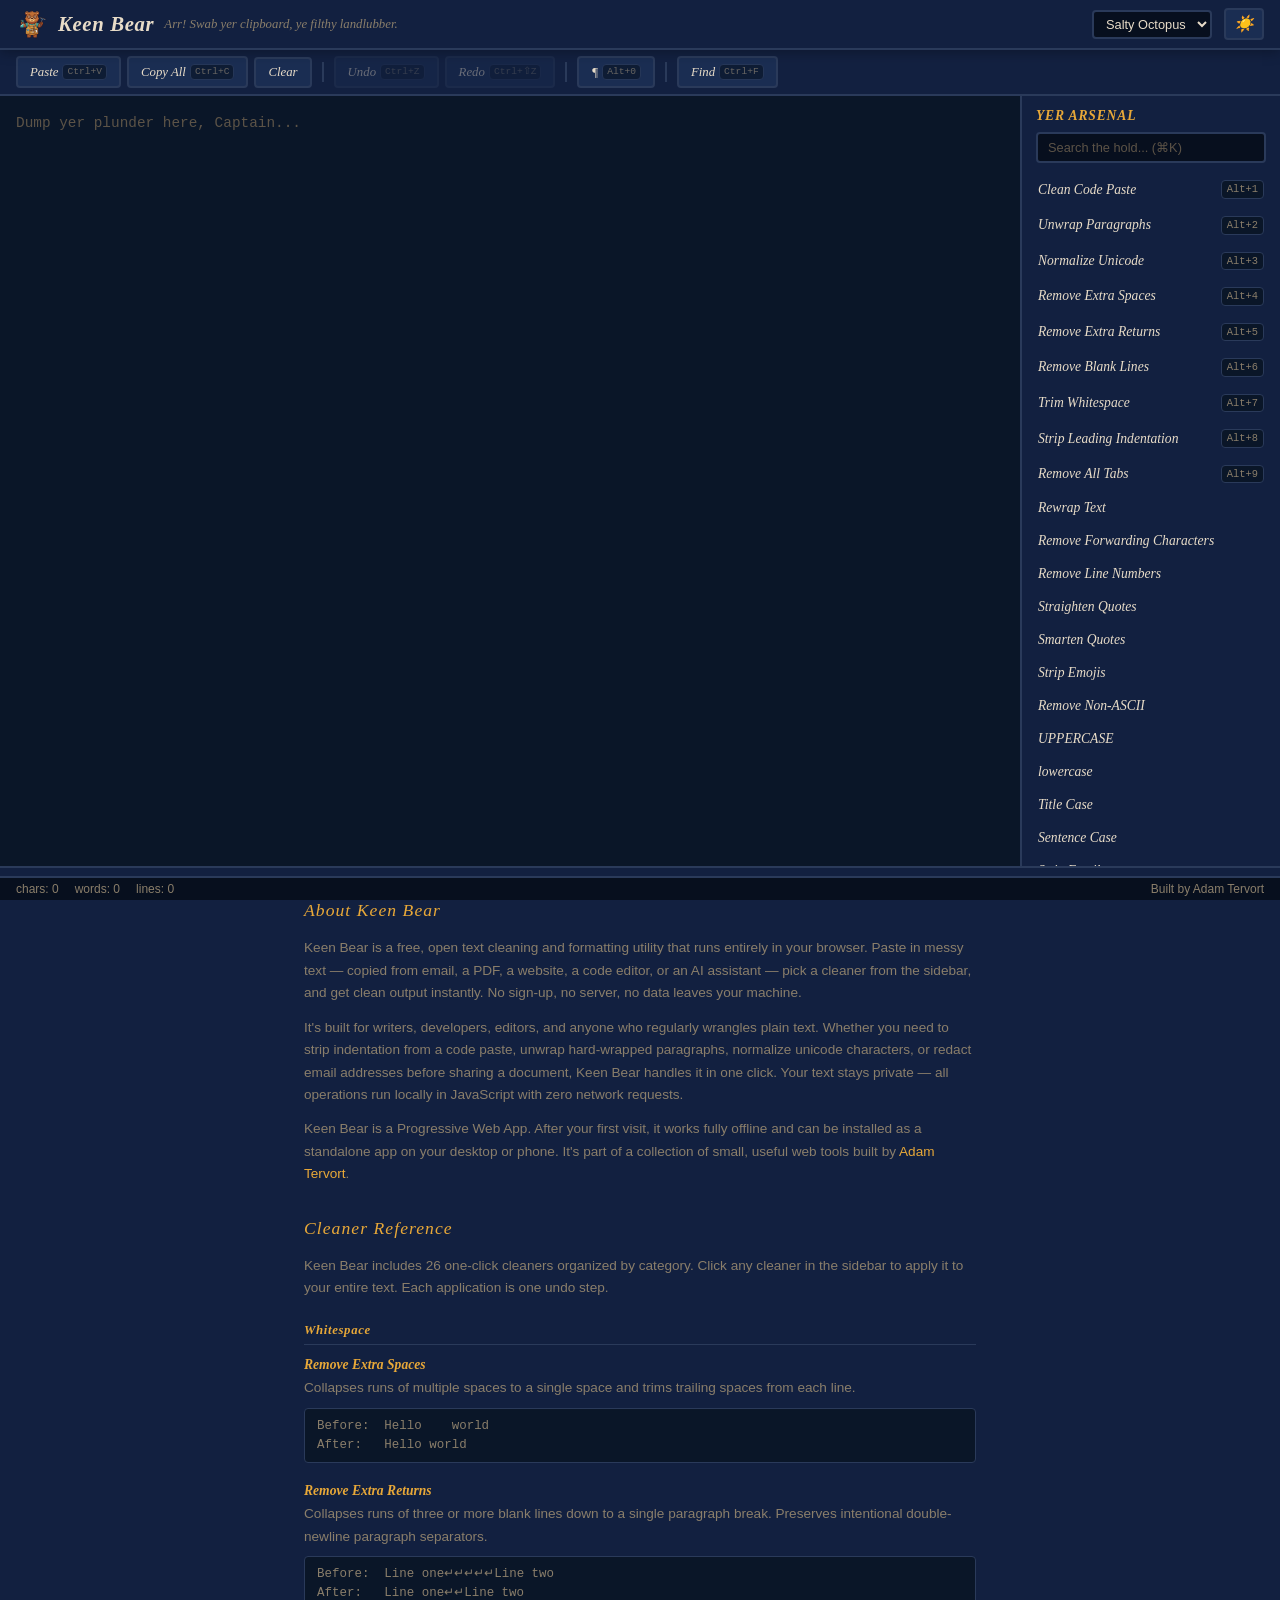
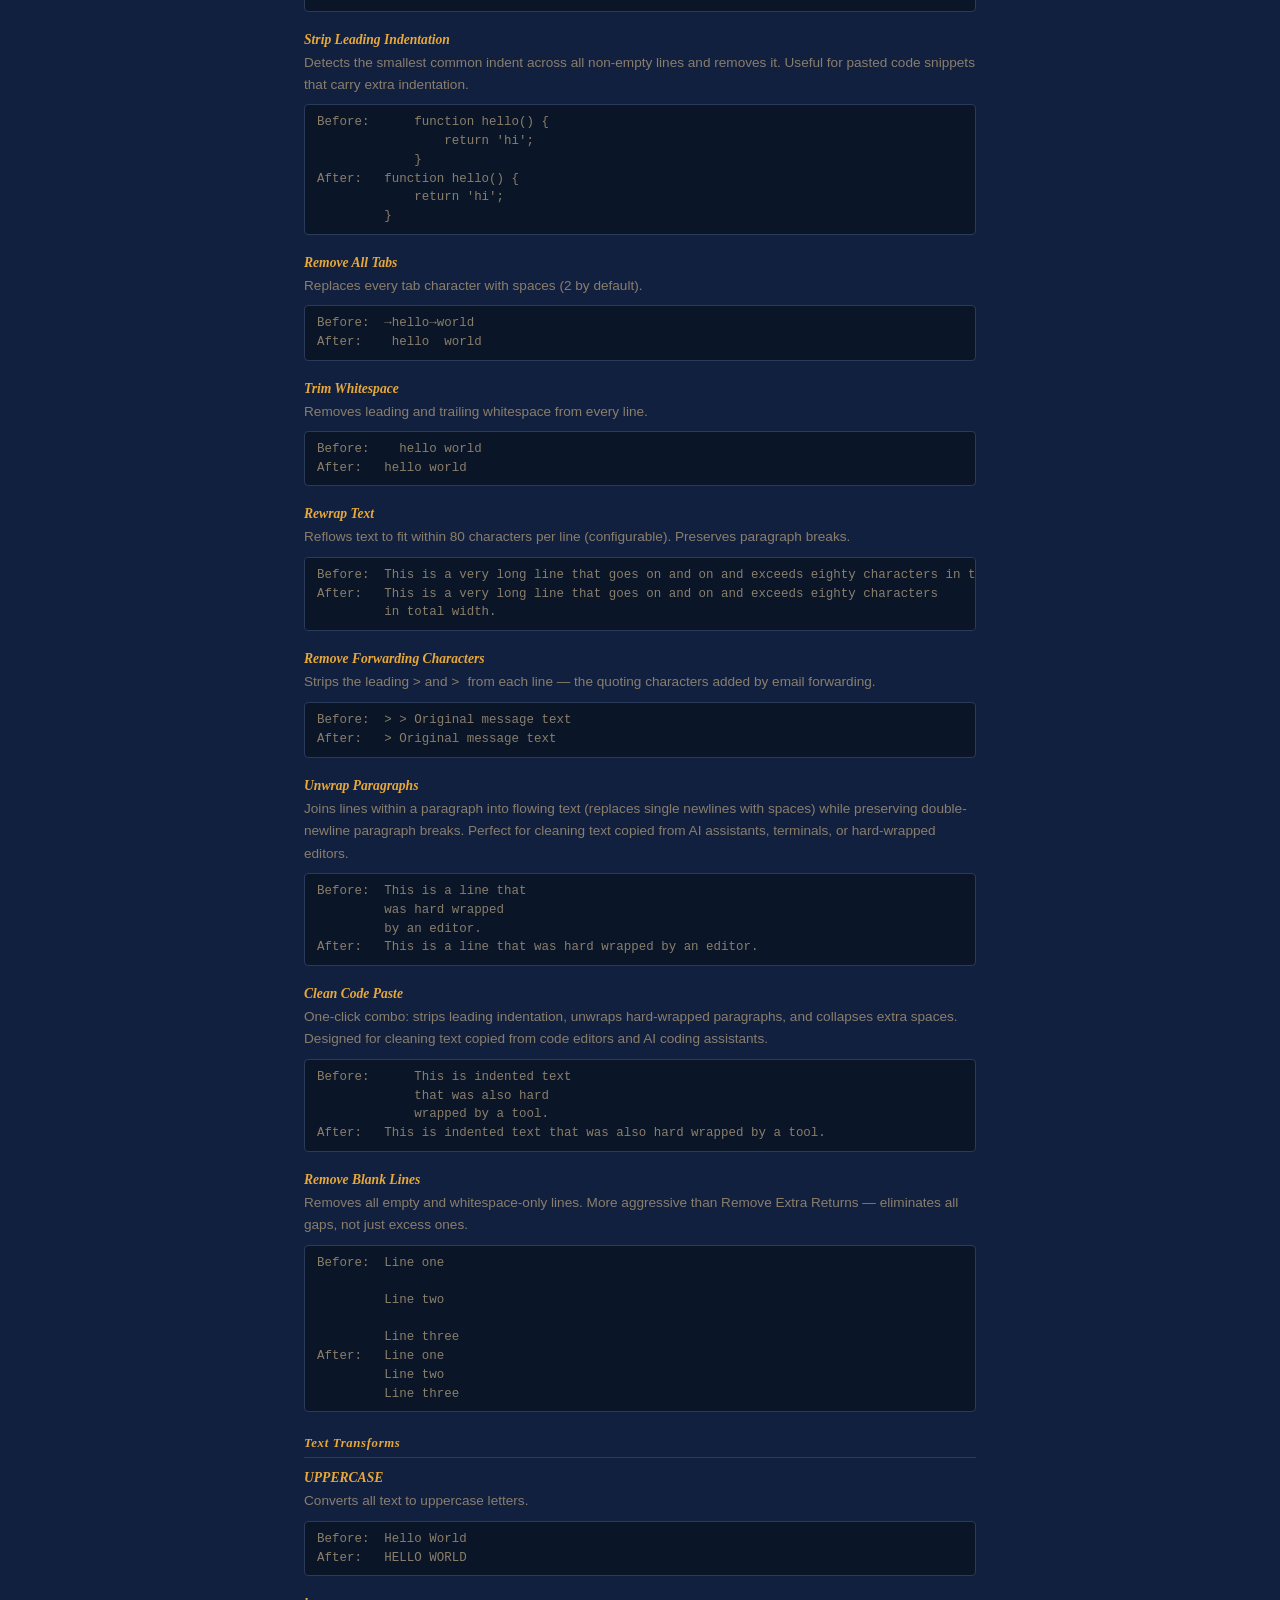
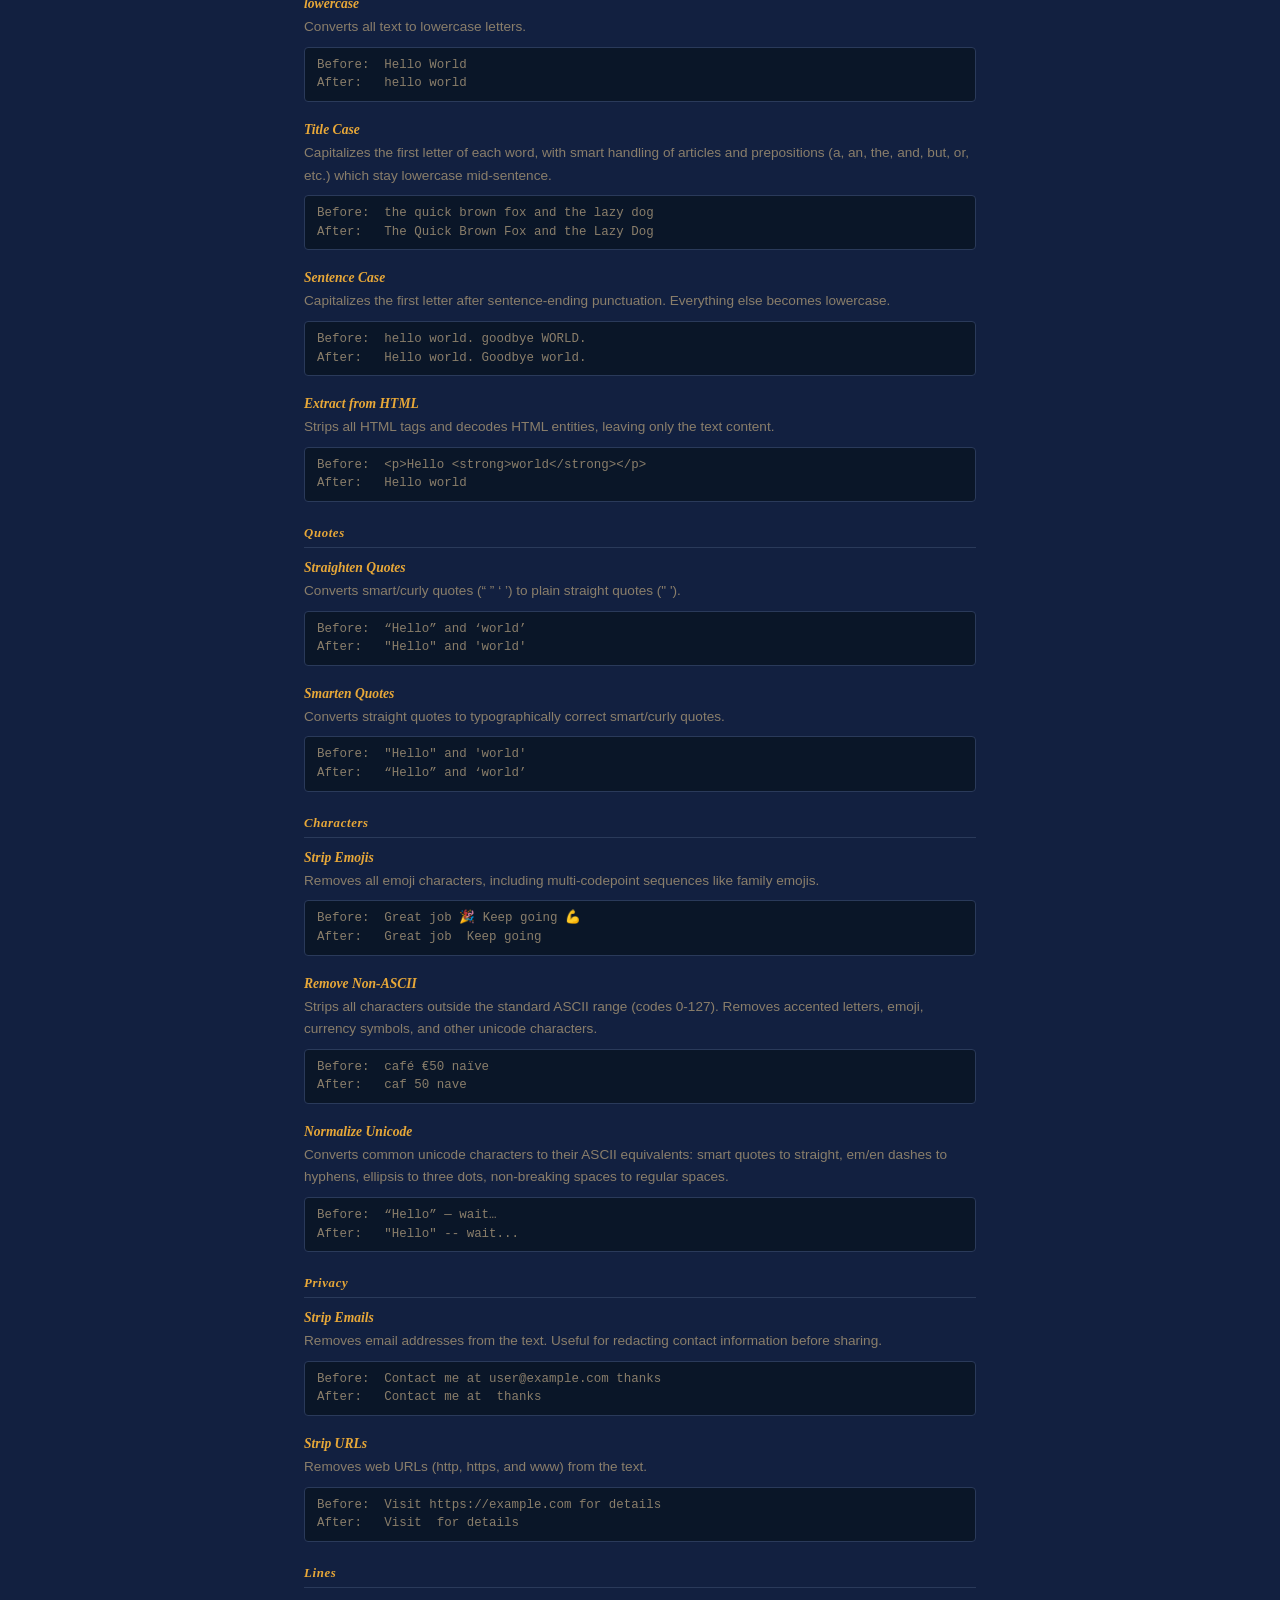
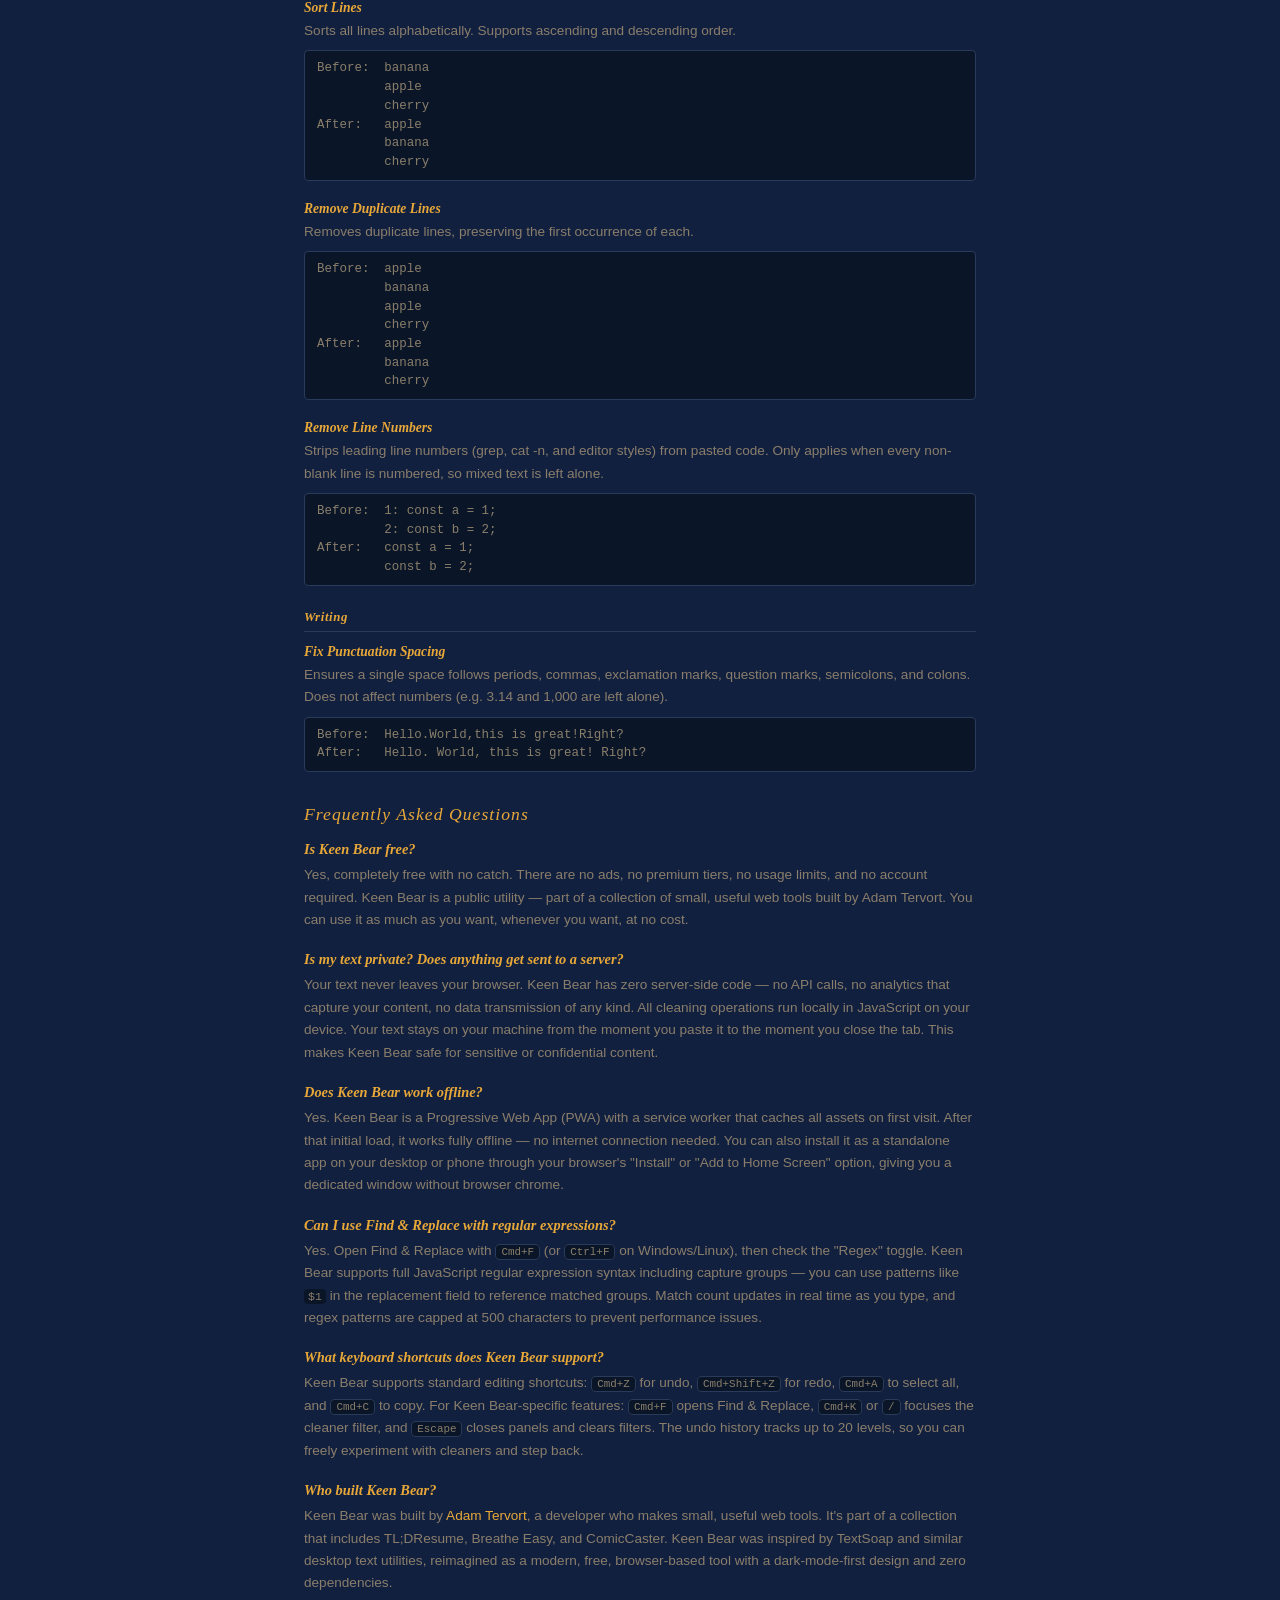
<file: index.html>
<!DOCTYPE html>
<html lang="en">
<head>
  <meta charset="UTF-8">
  <meta name="viewport" content="width=device-width, initial-scale=1.0">
  <title>Keen Bear — Clean text. No fuss.</title>
  <meta name="description" content="A free, dark-mode text cleaning utility. Paste dirty text in, pick a cleaner, get clean text out. No sign-up, no server, works offline.">
  <meta name="author" content="Adam Tervort">
  <link rel="canonical" href="https://keenbear.com/">
  <!-- Open Graph -->
  <meta property="og:title" content="Keen Bear — Clean text. No fuss.">
  <meta property="og:description" content="A free, dark-mode text cleaning utility. Paste dirty text in, pick a cleaner, get clean text out. No sign-up, no server, works offline.">
  <meta property="og:image" content="https://keenbear.com/og-image.png">
  <meta property="og:url" content="https://keenbear.com/">
  <meta property="og:type" content="website">
  <meta property="og:site_name" content="Keen Bear">
  <!-- Twitter Card -->
  <meta name="twitter:card" content="summary_large_image">
  <meta name="twitter:title" content="Keen Bear — Clean text. No fuss.">
  <meta name="twitter:description" content="A free, dark-mode text cleaning utility. Paste dirty text in, pick a cleaner, get clean text out. No sign-up, no server, works offline.">
  <meta name="twitter:image" content="https://keenbear.com/og-image.png">
  <!-- JSON-LD Structured Data -->
  <script type="application/ld+json">
  {
    "@context": "https://schema.org",
    "@type": "WebApplication",
    "name": "Keen Bear",
    "url": "https://keenbear.com/",
    "description": "A free, dark-mode text cleaning utility. Paste dirty text in, pick a cleaner, get clean text out. No sign-up, no server, works offline.",
    "applicationCategory": "UtilityApplication",
    "operatingSystem": "All",
    "offers": {
      "@type": "Offer",
      "price": "0",
      "priceCurrency": "USD"
    },
    "author": {
      "@type": "Person",
      "name": "Adam Tervort",
      "url": "https://adamtervort.com"
    },
    "image": "https://keenbear.com/keenbear.png",
    "datePublished": "2026-03-07",
    "dateModified": "2026-03-17"
  }
  </script>
  <script type="application/ld+json">
  {
    "@context": "https://schema.org",
    "@type": "FAQPage",
    "mainEntity": [
      {
        "@type": "Question",
        "name": "What is Keen Bear?",
        "acceptedAnswer": {
          "@type": "Answer",
          "text": "Keen Bear is a free text cleaning utility that runs entirely in your browser. Paste in messy text — whether it's copied from email, a PDF, a website, or a code editor — pick a cleaner from the sidebar, and get clean output instantly. It's designed for writers, developers, editors, and anyone who works with plain text and needs to tidy it up quickly without installing software or creating an account."
        }
      },
      {
        "@type": "Question",
        "name": "Is Keen Bear free?",
        "acceptedAnswer": {
          "@type": "Answer",
          "text": "Yes, completely free with no catch. There are no ads, no premium tiers, no usage limits, and no account required. Keen Bear is a public utility — part of a collection of small, useful web tools built by Adam Tervort. You can use it as much as you want, whenever you want, at no cost."
        }
      },
      {
        "@type": "Question",
        "name": "Is my text private? Does anything get sent to a server?",
        "acceptedAnswer": {
          "@type": "Answer",
          "text": "Your text never leaves your browser. Keen Bear has zero server-side code — no API calls, no analytics that capture your content, no data transmission of any kind. All cleaning operations run locally in JavaScript on your device. Your text stays on your machine from the moment you paste it to the moment you close the tab. This makes Keen Bear safe for sensitive or confidential content."
        }
      },
      {
        "@type": "Question",
        "name": "What text cleaners are available?",
        "acceptedAnswer": {
          "@type": "Answer",
          "text": "Keen Bear includes 26 one-click cleaners organized by category. Whitespace cleaners handle extra spaces, extra returns, leading indentation, tabs, line trimming, unwrapping paragraphs, cleaning code pastes, and removing blank lines. Character cleaners strip emojis, remove non-ASCII characters, and normalize unicode. Text transforms cover uppercase, lowercase, title case, sentence case, and HTML extraction. Privacy cleaners strip emails and URLs. Quote cleaners straighten or smarten curly quotes. Line operations sort, deduplicate, and remove line numbers. Writing tools fix punctuation spacing. Plus Find & Replace with regex support."
        }
      },
      {
        "@type": "Question",
        "name": "Does Keen Bear work offline?",
        "acceptedAnswer": {
          "@type": "Answer",
          "text": "Yes. Keen Bear is a Progressive Web App (PWA) with a service worker that caches all assets on first visit. After that initial load, it works fully offline — no internet connection needed. You can also install it as a standalone app on your desktop or phone through your browser's Install or Add to Home Screen option, giving you a dedicated window without browser chrome."
        }
      },
      {
        "@type": "Question",
        "name": "Can I use Find & Replace with regular expressions?",
        "acceptedAnswer": {
          "@type": "Answer",
          "text": "Yes. Open Find & Replace with Cmd+F (or Ctrl+F on Windows/Linux), then check the Regex toggle. Keen Bear supports full JavaScript regular expression syntax including capture groups — you can use patterns like $1 in the replacement field to reference matched groups. Match count updates in real time as you type, and regex patterns are capped at 500 characters to prevent performance issues."
        }
      },
      {
        "@type": "Question",
        "name": "What keyboard shortcuts does Keen Bear support?",
        "acceptedAnswer": {
          "@type": "Answer",
          "text": "Keen Bear supports standard editing shortcuts: Cmd+Z for undo, Cmd+Shift+Z for redo, Cmd+A to select all, and Cmd+C to copy. For Keen Bear-specific features: Cmd+F opens Find & Replace, Cmd+K or / focuses the cleaner filter, and Escape closes panels and clears filters. The undo history tracks up to 20 levels, so you can freely experiment with cleaners and step back."
        }
      },
      {
        "@type": "Question",
        "name": "Who built Keen Bear?",
        "acceptedAnswer": {
          "@type": "Answer",
          "text": "Keen Bear was built by Adam Tervort, a developer who makes small, useful web tools. It's part of a collection that includes TL;DResume, Breathe Easy, and ComicCaster. Keen Bear was inspired by TextSoap and similar desktop text utilities, reimagined as a modern, free, browser-based tool with a dark-mode-first design and zero dependencies."
        }
      }
    ]
  }
  </script>
  <link rel="icon" href="favicon.ico" sizes="any">
  <link rel="icon" href="favicon-16x16.png" type="image/png" sizes="16x16">
  <link rel="icon" href="favicon-32x32.png" type="image/png" sizes="32x32">
  <link rel="apple-touch-icon" href="apple-touch-icon.png" sizes="180x180">
  <link rel="manifest" href="manifest.json">
  <meta name="theme-color" content="#1a1a2e">
  <link rel="stylesheet" href="style.css">
</head>
<body>
  <header class="header">
    <div class="header-brand">
      <img src="keenbear.png" alt="Keen Bear mascot" class="header-mascot" width="40" height="40">
      <h1 class="header-title">Keen Bear</h1>
      <span class="header-tagline" id="tagline">Clean text. No fuss.</span>
    </div>
    <div class="header-controls">
      <select id="flavor-select" class="flavor-select" aria-label="Theme Flavor">
        <option value="hazmat">Hazmat</option>
        <option value="artisanal">Artisanal</option>
        <option value="butler">Butler</option>
        <option value="y2k">Y2K</option>
        <option value="pirate">Salty Octopus</option>
      </select>
      <button id="theme-toggle" class="btn btn-icon" title="Toggle light/dark mode" aria-label="Toggle theme">
        <span class="theme-icon-dark">☀️</span>
        <span class="theme-icon-light">🌙</span>
      </button>
    </div>
  </header>

  <div class="toolbar">
    <button id="btn-paste" class="btn" title="Paste from clipboard">Paste <kbd class="btn-shortcut" data-mac="⌘V" data-other="Ctrl+V"></kbd></button>
    <button id="btn-copy" class="btn" title="Copy all text">Copy All <kbd class="btn-shortcut" data-mac="⌘C" data-other="Ctrl+C"></kbd></button>
    <button id="btn-clear" class="btn" title="Clear text">Clear</button>
    <div class="toolbar-separator"></div>
    <button id="btn-undo" class="btn" title="Undo" disabled>Undo <kbd class="btn-shortcut" data-mac="⌘Z" data-other="Ctrl+Z"></kbd></button>
    <button id="btn-redo" class="btn" title="Redo" disabled>Redo <kbd class="btn-shortcut" data-mac="⌘⇧Z" data-other="Ctrl+⇧Z"></kbd></button>
    <div class="toolbar-separator"></div>
    <button id="btn-invisibles" class="btn" title="Show invisible characters">¶ <kbd class="btn-shortcut" data-mac="⌥0" data-other="Alt+0"></kbd></button>
    <div class="toolbar-separator"></div>
    <button id="btn-find" class="btn" title="Find & Replace">Find <kbd class="btn-shortcut" data-mac="⌘F" data-other="Ctrl+F"></kbd></button>
  </div>

  <div id="update-banner" class="update-banner" role="status" aria-live="polite" hidden>
    <span class="update-banner-text">New version available.</span>
    <button id="btn-refresh-app" class="btn btn-sm">Refresh</button>
  </div>

  <div id="find-replace-panel" class="find-replace-panel" hidden>
    <div class="find-replace-row">
      <label class="find-replace-label">Find:</label>
      <input type="text" id="find-input" class="find-replace-input" placeholder="Search…" aria-label="Find">
      <label class="find-replace-toggle"><input type="checkbox" id="find-regex"> Regex</label>
      <label class="find-replace-toggle"><input type="checkbox" id="find-case" checked> Match Case</label>
    </div>
    <div class="find-replace-row">
      <label class="find-replace-label">Replace:</label>
      <input type="text" id="replace-input" class="find-replace-input" placeholder="Replace with…" aria-label="Replace">
      <span id="find-match-count" class="find-match-count">0 matches</span>
      <button id="btn-replace-all" class="btn btn-sm">Replace All</button>
      <button id="btn-find-close" class="btn btn-sm btn-icon" aria-label="Close find panel">✕</button>
    </div>
    <div id="find-error" class="find-error" hidden></div>
  </div>

  <main class="main">
    <div class="editor-panel">
      <div class="editor-wrapper">
        <textarea id="text-area" class="text-area" placeholder="Paste or type your text here..." spellcheck="false" autofocus></textarea>
        <div id="invisibles-overlay" class="invisibles-overlay" aria-hidden="true"></div>
      </div>
    </div>

    <aside class="sidebar" id="sidebar">
      <div class="sidebar-header">
        <h2 class="sidebar-title">Cleaners</h2>
      </div>
      <div class="filter-bar">
        <input type="text" id="filter-input" class="filter-input" placeholder="Filter cleaners… (⌘K)" aria-label="Filter cleaners">
      </div>
      <ul id="cleaner-list" class="cleaner-list"></ul>
    </aside>
  </main>

  <!-- Mobile: floating button to open cleaner drawer -->
  <button id="btn-mobile-cleaners" class="mobile-cleaners-btn" aria-label="Open cleaners">
    🧹
  </button>

  <!-- Mobile: bottom sheet backdrop -->
  <div id="mobile-backdrop" class="mobile-backdrop"></div>

  <section class="about-section">
    <div class="about-content">

      <h2 class="about-heading">About Keen Bear</h2>
      <p>Keen Bear is a free, open text cleaning and formatting utility that runs entirely in your browser. Paste in messy text — copied from email, a PDF, a website, a code editor, or an AI assistant — pick a cleaner from the sidebar, and get clean output instantly. No sign-up, no server, no data leaves your machine.</p>
      <p>It's built for writers, developers, editors, and anyone who regularly wrangles plain text. Whether you need to strip indentation from a code paste, unwrap hard-wrapped paragraphs, normalize unicode characters, or redact email addresses before sharing a document, Keen Bear handles it in one click. Your text stays private — all operations run locally in JavaScript with zero network requests.</p>
      <p>Keen Bear is a Progressive Web App. After your first visit, it works fully offline and can be installed as a standalone app on your desktop or phone. It's part of a collection of small, useful web tools built by <a href="https://adamtervort.com" target="_blank" rel="noopener">Adam Tervort</a>.</p>

      <h2 class="about-heading">Cleaner Reference</h2>
      <p>Keen Bear includes 26 one-click cleaners organized by category. Click any cleaner in the sidebar to apply it to your entire text. Each application is one undo step.</p>

      <h3 class="ref-category">Whitespace</h3>

      <div class="ref-item">
        <h4>Remove Extra Spaces</h4>
        <p>Collapses runs of multiple spaces to a single space and trims trailing spaces from each line.</p>
        <pre class="ref-example"><code>Before:  Hello    world   
After:   Hello world</code></pre>
      </div>

      <div class="ref-item">
        <h4>Remove Extra Returns</h4>
        <p>Collapses runs of three or more blank lines down to a single paragraph break. Preserves intentional double-newline paragraph separators.</p>
        <pre class="ref-example"><code>Before:  Line one↵↵↵↵↵Line two
After:   Line one↵↵Line two</code></pre>
      </div>

      <div class="ref-item">
        <h4>Strip Leading Indentation</h4>
        <p>Detects the smallest common indent across all non-empty lines and removes it. Useful for pasted code snippets that carry extra indentation.</p>
        <pre class="ref-example"><code>Before:      function hello() {
                 return 'hi';
             }
After:   function hello() {
             return 'hi';
         }</code></pre>
      </div>

      <div class="ref-item">
        <h4>Remove All Tabs</h4>
        <p>Replaces every tab character with spaces (2 by default).</p>
        <pre class="ref-example"><code>Before:  →hello→world
After:    hello  world</code></pre>
      </div>

      <div class="ref-item">
        <h4>Trim Whitespace</h4>
        <p>Removes leading and trailing whitespace from every line.</p>
        <pre class="ref-example"><code>Before:    hello world   
After:   hello world</code></pre>
      </div>

      <div class="ref-item">
        <h4>Rewrap Text</h4>
        <p>Reflows text to fit within 80 characters per line (configurable). Preserves paragraph breaks.</p>
        <pre class="ref-example"><code>Before:  This is a very long line that goes on and on and exceeds eighty characters in total width.
After:   This is a very long line that goes on and on and exceeds eighty characters
         in total width.</code></pre>
      </div>

      <div class="ref-item">
        <h4>Remove Forwarding Characters</h4>
        <p>Strips the leading <code>&gt;</code> and <code>&gt; </code> from each line — the quoting characters added by email forwarding.</p>
        <pre class="ref-example"><code>Before:  > > Original message text
After:   > Original message text</code></pre>
      </div>

      <div class="ref-item">
        <h4>Unwrap Paragraphs</h4>
        <p>Joins lines within a paragraph into flowing text (replaces single newlines with spaces) while preserving double-newline paragraph breaks. Perfect for cleaning text copied from AI assistants, terminals, or hard-wrapped editors.</p>
        <pre class="ref-example"><code>Before:  This is a line that
         was hard wrapped
         by an editor.
After:   This is a line that was hard wrapped by an editor.</code></pre>
      </div>

      <div class="ref-item">
        <h4>Clean Code Paste</h4>
        <p>One-click combo: strips leading indentation, unwraps hard-wrapped paragraphs, and collapses extra spaces. Designed for cleaning text copied from code editors and AI coding assistants.</p>
        <pre class="ref-example"><code>Before:      This is indented text
             that was also hard
             wrapped by a tool.
After:   This is indented text that was also hard wrapped by a tool.</code></pre>
      </div>

      <div class="ref-item">
        <h4>Remove Blank Lines</h4>
        <p>Removes all empty and whitespace-only lines. More aggressive than Remove Extra Returns — eliminates all gaps, not just excess ones.</p>
        <pre class="ref-example"><code>Before:  Line one
         
         Line two
         
         Line three
After:   Line one
         Line two
         Line three</code></pre>
      </div>

      <h3 class="ref-category">Text Transforms</h3>

      <div class="ref-item">
        <h4>UPPERCASE</h4>
        <p>Converts all text to uppercase letters.</p>
        <pre class="ref-example"><code>Before:  Hello World
After:   HELLO WORLD</code></pre>
      </div>

      <div class="ref-item">
        <h4>lowercase</h4>
        <p>Converts all text to lowercase letters.</p>
        <pre class="ref-example"><code>Before:  Hello World
After:   hello world</code></pre>
      </div>

      <div class="ref-item">
        <h4>Title Case</h4>
        <p>Capitalizes the first letter of each word, with smart handling of articles and prepositions (a, an, the, and, but, or, etc.) which stay lowercase mid-sentence.</p>
        <pre class="ref-example"><code>Before:  the quick brown fox and the lazy dog
After:   The Quick Brown Fox and the Lazy Dog</code></pre>
      </div>

      <div class="ref-item">
        <h4>Sentence Case</h4>
        <p>Capitalizes the first letter after sentence-ending punctuation. Everything else becomes lowercase.</p>
        <pre class="ref-example"><code>Before:  hello world. goodbye WORLD.
After:   Hello world. Goodbye world.</code></pre>
      </div>

      <div class="ref-item">
        <h4>Extract from HTML</h4>
        <p>Strips all HTML tags and decodes HTML entities, leaving only the text content.</p>
        <pre class="ref-example"><code>Before:  &lt;p&gt;Hello &lt;strong&gt;world&lt;/strong&gt;&lt;/p&gt;
After:   Hello world</code></pre>
      </div>

      <h3 class="ref-category">Quotes</h3>

      <div class="ref-item">
        <h4>Straighten Quotes</h4>
        <p>Converts smart/curly quotes (&ldquo; &rdquo; &lsquo; &rsquo;) to plain straight quotes (" ').</p>
        <pre class="ref-example"><code>Before:  &ldquo;Hello&rdquo; and &lsquo;world&rsquo;
After:   "Hello" and 'world'</code></pre>
      </div>

      <div class="ref-item">
        <h4>Smarten Quotes</h4>
        <p>Converts straight quotes to typographically correct smart/curly quotes.</p>
        <pre class="ref-example"><code>Before:  "Hello" and 'world'
After:   &ldquo;Hello&rdquo; and &lsquo;world&rsquo;</code></pre>
      </div>

      <h3 class="ref-category">Characters</h3>

      <div class="ref-item">
        <h4>Strip Emojis</h4>
        <p>Removes all emoji characters, including multi-codepoint sequences like family emojis.</p>
        <pre class="ref-example"><code>Before:  Great job 🎉 Keep going 💪
After:   Great job  Keep going </code></pre>
      </div>

      <div class="ref-item">
        <h4>Remove Non-ASCII</h4>
        <p>Strips all characters outside the standard ASCII range (codes 0-127). Removes accented letters, emoji, currency symbols, and other unicode characters.</p>
        <pre class="ref-example"><code>Before:  café €50 naïve
After:   caf 50 nave</code></pre>
      </div>

      <div class="ref-item">
        <h4>Normalize Unicode</h4>
        <p>Converts common unicode characters to their ASCII equivalents: smart quotes to straight, em/en dashes to hyphens, ellipsis to three dots, non-breaking spaces to regular spaces.</p>
        <pre class="ref-example"><code>Before:  &ldquo;Hello&rdquo; &mdash; wait&hellip;
After:   "Hello" -- wait...</code></pre>
      </div>

      <h3 class="ref-category">Privacy</h3>

      <div class="ref-item">
        <h4>Strip Emails</h4>
        <p>Removes email addresses from the text. Useful for redacting contact information before sharing.</p>
        <pre class="ref-example"><code>Before:  Contact me at user@example.com thanks
After:   Contact me at  thanks</code></pre>
      </div>

      <div class="ref-item">
        <h4>Strip URLs</h4>
        <p>Removes web URLs (http, https, and www) from the text.</p>
        <pre class="ref-example"><code>Before:  Visit https://example.com for details
After:   Visit  for details</code></pre>
      </div>

      <h3 class="ref-category">Lines</h3>

      <div class="ref-item">
        <h4>Sort Lines</h4>
        <p>Sorts all lines alphabetically. Supports ascending and descending order.</p>
        <pre class="ref-example"><code>Before:  banana
         apple
         cherry
After:   apple
         banana
         cherry</code></pre>
      </div>

      <div class="ref-item">
        <h4>Remove Duplicate Lines</h4>
        <p>Removes duplicate lines, preserving the first occurrence of each.</p>
        <pre class="ref-example"><code>Before:  apple
         banana
         apple
         cherry
After:   apple
         banana
         cherry</code></pre>
      </div>

      <div class="ref-item">
        <h4>Remove Line Numbers</h4>
        <p>Strips leading line numbers (grep, cat -n, and editor styles) from pasted code. Only applies when every non-blank line is numbered, so mixed text is left alone.</p>
        <pre class="ref-example"><code>Before:  1: const a = 1;
         2: const b = 2;
After:   const a = 1;
         const b = 2;</code></pre>
      </div>

      <h3 class="ref-category">Writing</h3>

      <div class="ref-item">
        <h4>Fix Punctuation Spacing</h4>
        <p>Ensures a single space follows periods, commas, exclamation marks, question marks, semicolons, and colons. Does not affect numbers (e.g. 3.14 and 1,000 are left alone).</p>
        <pre class="ref-example"><code>Before:  Hello.World,this is great!Right?
After:   Hello. World, this is great! Right?</code></pre>
      </div>

      <h2 class="about-heading">Frequently Asked Questions</h2>

      <div class="faq-item">
        <h3>Is Keen Bear free?</h3>
        <p>Yes, completely free with no catch. There are no ads, no premium tiers, no usage limits, and no account required. Keen Bear is a public utility — part of a collection of small, useful web tools built by Adam Tervort. You can use it as much as you want, whenever you want, at no cost.</p>
      </div>

      <div class="faq-item">
        <h3>Is my text private? Does anything get sent to a server?</h3>
        <p>Your text never leaves your browser. Keen Bear has zero server-side code — no API calls, no analytics that capture your content, no data transmission of any kind. All cleaning operations run locally in JavaScript on your device. Your text stays on your machine from the moment you paste it to the moment you close the tab. This makes Keen Bear safe for sensitive or confidential content.</p>
      </div>

      <div class="faq-item">
        <h3>Does Keen Bear work offline?</h3>
        <p>Yes. Keen Bear is a Progressive Web App (PWA) with a service worker that caches all assets on first visit. After that initial load, it works fully offline — no internet connection needed. You can also install it as a standalone app on your desktop or phone through your browser's "Install" or "Add to Home Screen" option, giving you a dedicated window without browser chrome.</p>
      </div>

      <div class="faq-item">
        <h3>Can I use Find &amp; Replace with regular expressions?</h3>
        <p>Yes. Open Find &amp; Replace with <kbd>Cmd+F</kbd> (or <kbd>Ctrl+F</kbd> on Windows/Linux), then check the "Regex" toggle. Keen Bear supports full JavaScript regular expression syntax including capture groups — you can use patterns like <code>$1</code> in the replacement field to reference matched groups. Match count updates in real time as you type, and regex patterns are capped at 500 characters to prevent performance issues.</p>
      </div>

      <div class="faq-item">
        <h3>What keyboard shortcuts does Keen Bear support?</h3>
        <p>Keen Bear supports standard editing shortcuts: <kbd>Cmd+Z</kbd> for undo, <kbd>Cmd+Shift+Z</kbd> for redo, <kbd>Cmd+A</kbd> to select all, and <kbd>Cmd+C</kbd> to copy. For Keen Bear-specific features: <kbd>Cmd+F</kbd> opens Find &amp; Replace, <kbd>Cmd+K</kbd> or <kbd>/</kbd> focuses the cleaner filter, and <kbd>Escape</kbd> closes panels and clears filters. The undo history tracks up to 20 levels, so you can freely experiment with cleaners and step back.</p>
      </div>

      <div class="faq-item">
        <h3>Who built Keen Bear?</h3>
        <p>Keen Bear was built by <a href="https://adamtervort.com" target="_blank" rel="noopener">Adam Tervort</a>, a developer who makes small, useful web tools. It's part of a collection that includes TL;DResume, Breathe Easy, and ComicCaster. Keen Bear was inspired by TextSoap and similar desktop text utilities, reimagined as a modern, free, browser-based tool with a dark-mode-first design and zero dependencies.</p>
      </div>

    </div>
  </section>

  <footer class="status-bar">
    <div class="status-counts">
      <span id="status-chars">chars: 0</span>
      <span id="status-words">words: 0</span>
      <span id="status-lines">lines: 0</span>
      <span id="status-note" class="status-note" hidden></span>
    </div>
    <div class="status-credit">
      Built by <a href="https://adamtervort.com" target="_blank" rel="noopener">Adam Tervort</a>
    </div>
  </footer>

  <script type="module" src="js/app.js"></script>
</body>
</html>
</file>
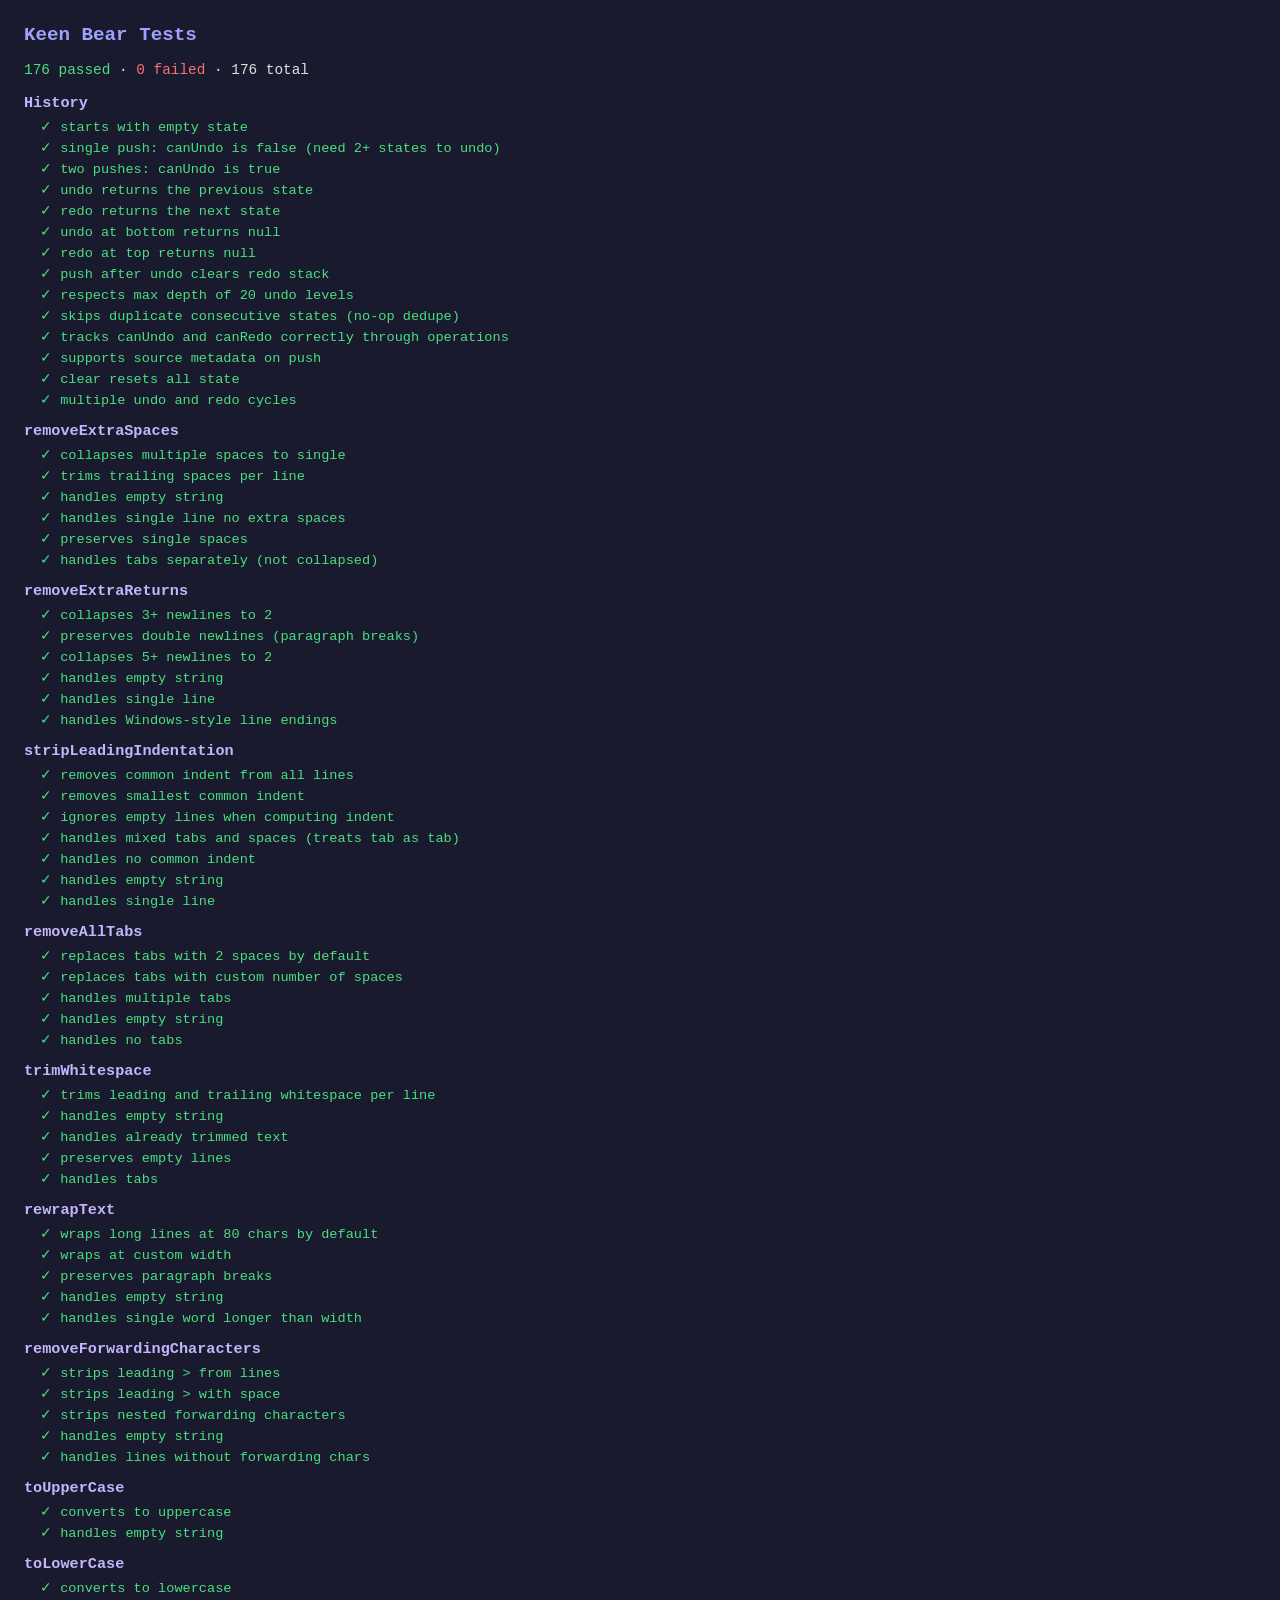
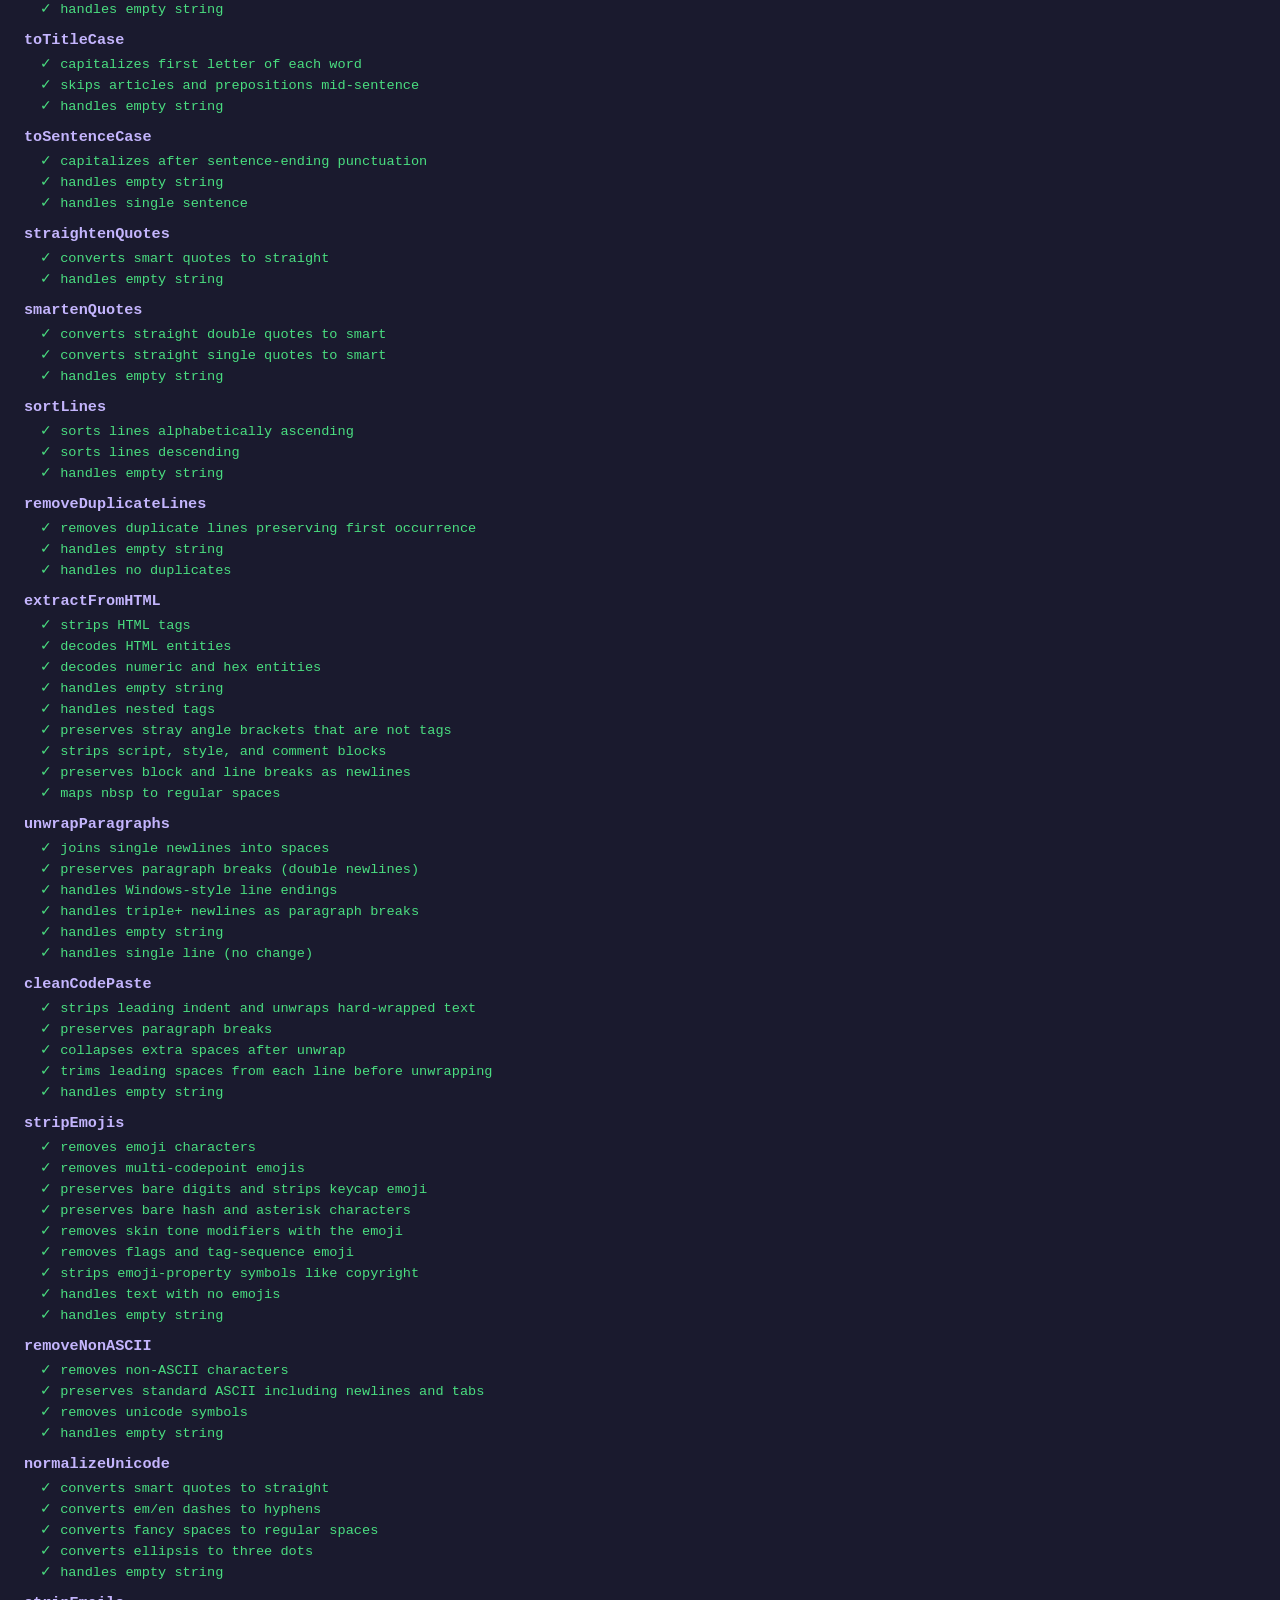
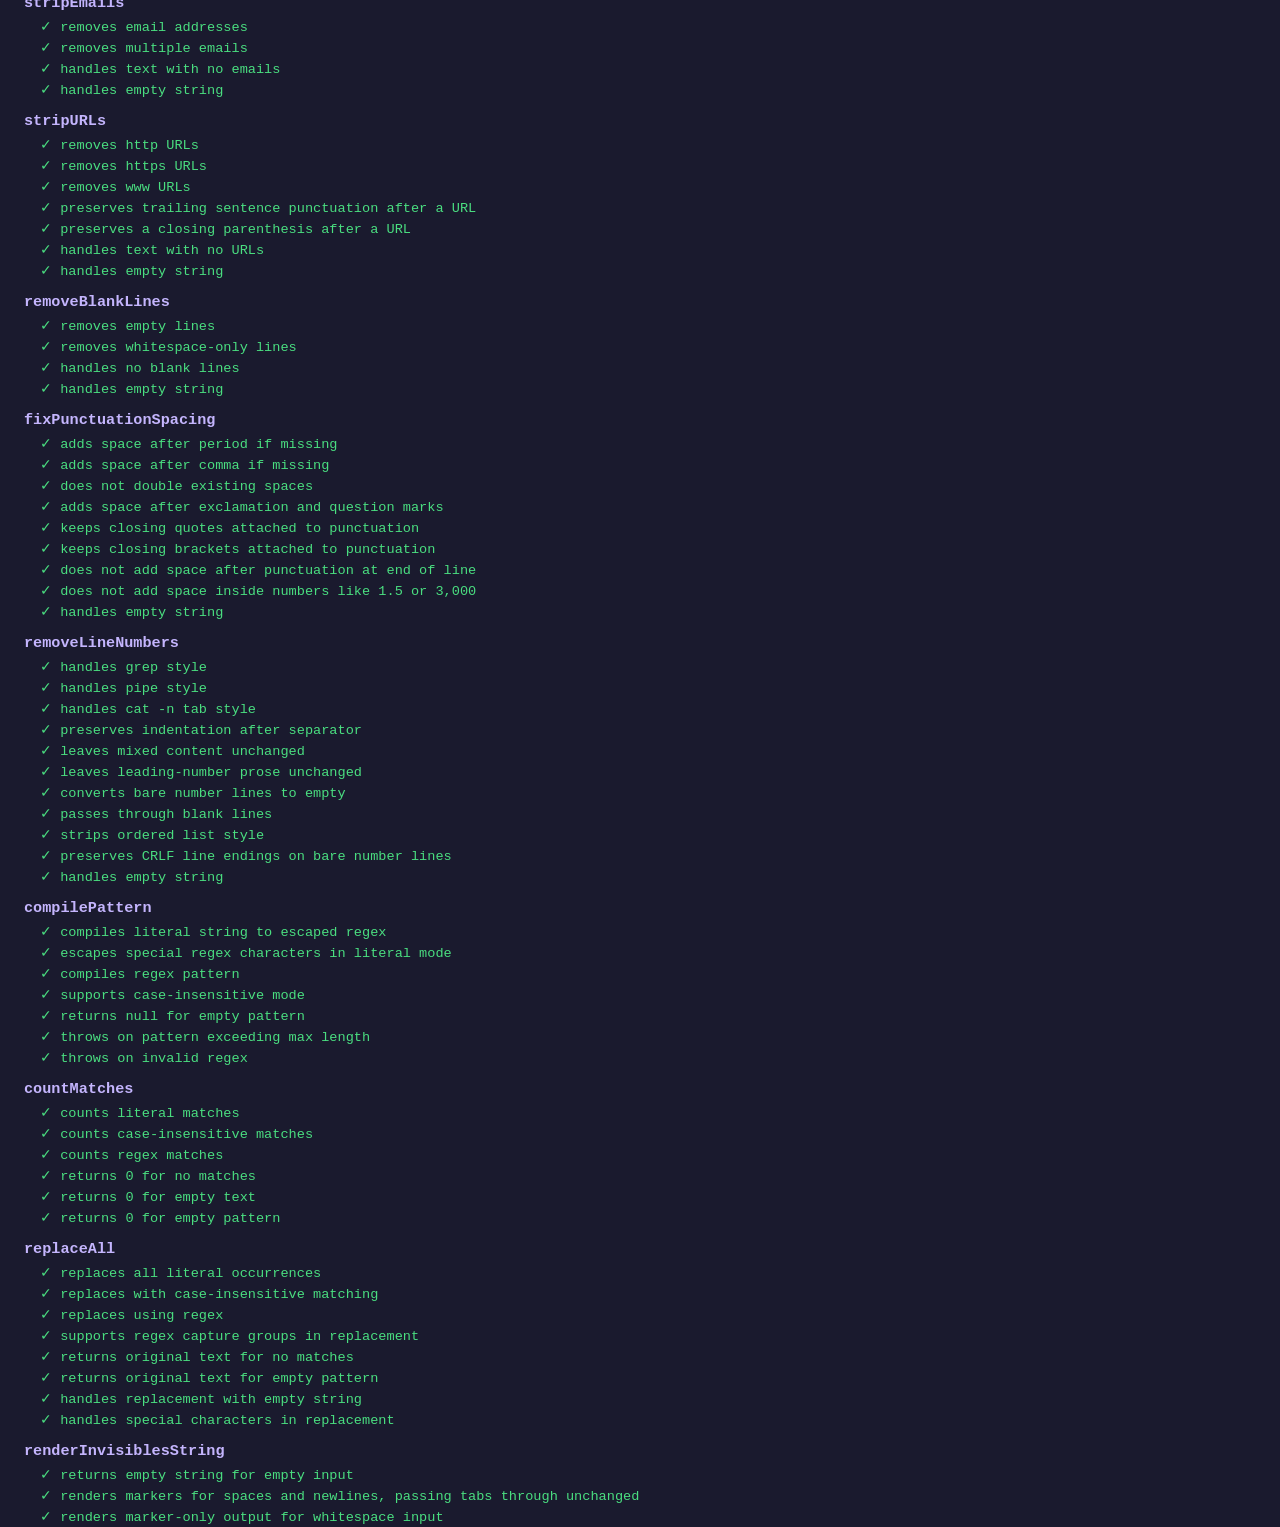
<file: test/test-runner.html>
<!DOCTYPE html>
<html lang="en">
<head>
  <meta charset="UTF-8">
  <title>Keen Bear — Tests</title>
  <style>
    * { margin: 0; padding: 0; box-sizing: border-box; }
    body { font-family: 'SF Mono', 'JetBrains Mono', ui-monospace, monospace; background: #1a1a2e; color: #e0e0e0; padding: 24px; }
    h1 { font-size: 1.2rem; margin-bottom: 16px; color: #a0a0ff; }
    .summary { margin-bottom: 16px; font-size: 0.9rem; }
    .summary .pass { color: #4ade80; }
    .summary .fail { color: #f87171; }
    .suite { margin-bottom: 12px; }
    .suite-name { font-weight: bold; font-size: 0.95rem; margin-bottom: 4px; color: #c4b5fd; }
    .test { padding: 2px 0 2px 16px; font-size: 0.85rem; }
    .test.pass { color: #4ade80; }
    .test.pass::before { content: '✓ '; }
    .test.fail { color: #f87171; }
    .test.fail::before { content: '✗ '; }
    .error { padding-left: 32px; color: #fca5a5; font-size: 0.8rem; white-space: pre-wrap; }
  </style>
</head>
<body>
  <h1>Keen Bear Tests</h1>
  <div id="summary" class="summary"></div>
  <div id="results"></div>

  <script type="module">
    const results = [];
    let currentSuite = null;

    window.describe = function(name, fn) {
      currentSuite = { name, tests: [] };
      results.push(currentSuite);
      fn();
      currentSuite = null;
    };

    window.it = function(name, fn) {
      const test = { name, passed: false, error: null };
      try {
        fn();
        test.passed = true;
      } catch (e) {
        test.error = e.message || String(e);
      }
      if (currentSuite) {
        currentSuite.tests.push(test);
      } else {
        if (!results.length || results[results.length - 1].name !== '(ungrouped)') {
          results.push({ name: '(ungrouped)', tests: [] });
        }
        results[results.length - 1].tests.push(test);
      }
    };

    window.assert = {
      equal(actual, expected, msg) {
        if (actual !== expected) {
          throw new Error(`${msg || 'assert.equal'}\n  expected: ${JSON.stringify(expected)}\n  actual:   ${JSON.stringify(actual)}`);
        }
      },
      deepEqual(actual, expected, msg) {
        const a = JSON.stringify(actual);
        const e = JSON.stringify(expected);
        if (a !== e) {
          throw new Error(`${msg || 'assert.deepEqual'}\n  expected: ${e}\n  actual:   ${a}`);
        }
      },
      ok(value, msg) {
        if (!value) throw new Error(msg || `Expected truthy, got ${JSON.stringify(value)}`);
      },
      throws(fn, msg) {
        let threw = false;
        try { fn(); } catch (e) { threw = true; }
        if (!threw) throw new Error(msg || 'Expected function to throw');
      }
    };

    // Import test modules
    await import('./history.test.js');
    await import('./cleaners.test.js');
    await import('./find-replace.test.js');
    await import('./ui-invisibles.test.js');
    await import('./ui-keyboard.test.js');

    // Render results
    const el = document.getElementById('results');
    const sumEl = document.getElementById('summary');
    let total = 0, passed = 0;

    for (const suite of results) {
      const div = document.createElement('div');
      div.className = 'suite';
      div.innerHTML = `<div class="suite-name">${suite.name}</div>`;
      for (const t of suite.tests) {
        total++;
        if (t.passed) passed++;
        const line = document.createElement('div');
        line.className = `test ${t.passed ? 'pass' : 'fail'}`;
        line.textContent = t.name;
        div.appendChild(line);
        if (t.error) {
          const err = document.createElement('div');
          err.className = 'error';
          err.textContent = t.error;
          div.appendChild(err);
        }
      }
      el.appendChild(div);
    }

    const failed = total - passed;
    sumEl.innerHTML = `<span class="pass">${passed} passed</span> · <span class="fail">${failed} failed</span> · ${total} total`;
    document.title = `${failed ? '✗' : '✓'} Keen Bear Tests (${passed}/${total})`;
  </script>
</body>
</html>
</file>
<file: style.css>
/* ── Reset ── */

*, *::before, *::after {
  margin: 0;
  padding: 0;
  box-sizing: border-box;
}

/* ── Theme tokens (Flavors) ── */

/* 1. Hazmat (Default) - Brutalist, industrial, high-vis */
:root {
  --bg: #111111;
  --bg-surface: #1a1a1a;
  --bg-surface-hover: #222222;
  --bg-input: #0a0a0a;
  --fg: #e0e0e0;
  --fg-muted: #888888;
  --fg-dim: #555555;
  --accent: #ccff00; /* Neon yellow */
  --accent-hover: #b3e600;
  --accent-flash: rgba(204, 255, 0, 0.3);
  --border: #333333;
  --border-focus: #ccff00;
  --btn-bg: #222222;
  --btn-bg-hover: #333333;
  --btn-fg: #ffffff;
  --btn-disabled: #444444;
  --status-bg: #000000;
  --scrollbar-thumb: #444444;
  --scrollbar-track: transparent;
  --font-mono: 'SF Mono', 'JetBrains Mono', 'Cascadia Code', 'Fira Code', ui-monospace, monospace;
  --font-sans: -apple-system, BlinkMacSystemFont, 'Segoe UI', Roboto, sans-serif;
  --font-display: 'Impact', 'Arial Black', -apple-system, BlinkMacSystemFont, sans-serif;
  --radius: 0px; /* Brutalist = sharp corners */
  --radius-sm: 0px;
  --border-width: 2px;
  --transition: 100ms ease;
  --shadow: none;
}

body.flavor-hazmat.light-mode {
  --bg: #f4f4f4;
  --bg-surface: #ffffff;
  --bg-surface-hover: #eeeeee;
  --bg-input: #ffffff;
  --fg: #111111;
  --fg-muted: #666666;
  --fg-dim: #999999;
  --accent: #ff5500; /* Hazard orange */
  --accent-hover: #e64d00;
  --accent-flash: rgba(255, 85, 0, 0.2);
  --border: #dddddd;
  --border-focus: #ff5500;
  --btn-bg: #f0f0f0;
  --btn-bg-hover: #e0e0e0;
  --btn-fg: #111111;
  --btn-disabled: #cccccc;
  --status-bg: #eaeaea;
  --scrollbar-thumb: #bbbbbb;
}

/* 2. Artisanal - Pretentious, minimalist, organic */
body.flavor-artisanal {
  --bg: #2d2f2b; /* Charcoal/sage */
  --bg-surface: #353732;
  --bg-surface-hover: #3e403a;
  --bg-input: #262824;
  --fg: #e8e6df; /* Oat */
  --fg-muted: #9c9a91;
  --fg-dim: #706f66;
  --accent: #9aab8a; /* Soft sage green */
  --accent-hover: #869677;
  --accent-flash: rgba(154, 171, 138, 0.2);
  --border: #464843;
  --border-focus: #9aab8a;
  --btn-bg: #3c3e38;
  --btn-bg-hover: #454741;
  --btn-fg: #e8e6df;
  --btn-disabled: #555752;
  --status-bg: #262824;
  --scrollbar-thumb: #5b5d57;
  --scrollbar-track: transparent;
  --font-mono: 'SF Mono', 'JetBrains Mono', ui-monospace, monospace;
  --font-sans: 'Helvetica Neue', Helvetica, -apple-system, sans-serif;
  --radius: 12px;
  --radius-sm: 8px;
  --border-width: 1px;
  --transition: 300ms ease;
  --shadow: 0 4px 20px rgba(0,0,0,0.1);
}

body.flavor-artisanal.light-mode {
  --bg: #f9f8f4; /* Warm oat */
  --bg-surface: #ffffff;
  --bg-surface-hover: #f2f1ec;
  --bg-input: #ffffff;
  --fg: #3a3832;
  --fg-muted: #858279;
  --fg-dim: #a6a39b;
  --accent: #6b8259;
  --accent-hover: #586b49;
  --accent-flash: rgba(107, 130, 89, 0.15);
  --border: #e6e4dc;
  --border-focus: #6b8259;
  --btn-bg: #f2f1ec;
  --btn-bg-hover: #e8e6df;
  --btn-fg: #3a3832;
  --btn-disabled: #d5d3cb;
  --status-bg: #f2f1ec;
  --scrollbar-thumb: #d0cec5;
}

/* 3. Butler - Formal, passive-aggressive */
body.flavor-butler {
  --bg: #1e1315; /* Very dark rich brown */
  --bg-surface: #2b1c1e;
  --bg-surface-hover: #362427;
  --bg-input: #150d0f;
  --fg: #e8ded1; /* Parchment */
  --fg-muted: #998379;
  --fg-dim: #6b574f;
  --accent: #cfa86e; /* Muted gold */
  --accent-hover: #b8935c;
  --accent-flash: rgba(207, 168, 110, 0.2);
  --border: #4a3437;
  --border-focus: #cfa86e;
  --btn-bg: #362427;
  --btn-bg-hover: #453034;
  --btn-fg: #e8ded1;
  --btn-disabled: #594246;
  --status-bg: #150d0f;
  --scrollbar-thumb: #5c4145;
  --scrollbar-track: transparent;
  --font-mono: 'Courier New', Courier, monospace;
  --font-sans: 'Playfair Display', 'Georgia', 'Times New Roman', serif;
  --radius: 2px;
  --radius-sm: 1px;
  --border-width: 1px;
  --transition: 200ms ease;
  --shadow: none;
}

body.flavor-butler.light-mode {
  --bg: #fbf6ec; /* Clean parchment */
  --bg-surface: #ffffff;
  --bg-surface-hover: #f4edd9;
  --bg-input: #ffffff;
  --fg: #2a1c1d;
  --fg-muted: #735d51;
  --fg-dim: #998379;
  --accent: #8b1e28; /* Rich burgundy */
  --accent-hover: #731821;
  --accent-flash: rgba(139, 30, 40, 0.15);
  --border: #e3d3c2;
  --border-focus: #8b1e28;
  --btn-bg: #f4edd9;
  --btn-bg-hover: #e8ddc3;
  --btn-fg: #2a1c1d;
  --btn-disabled: #d1c1a9;
  --status-bg: #f2ebd5;
  --scrollbar-thumb: #d9c8b3;
}

/* 4. Y2K - Nostalgic shareware */
body.flavor-y2k {
  --bg: #008080; /* Windows 95 Teal */
  --bg-surface: #c0c0c0; /* Gray */
  --bg-surface-hover: #d4d4d4;
  --bg-input: #ffffff;
  --fg: #000000;
  --fg-muted: #444444;
  --fg-dim: #888888;
  --accent: #000080; /* Navy blue */
  --accent-hover: #0000ff;
  --accent-flash: rgba(0, 0, 128, 0.2);
  --border: #808080;
  --border-focus: #000000;
  --btn-bg: #c0c0c0;
  --btn-bg-hover: #d4d4d4;
  --btn-fg: #000000;
  --btn-disabled: #a0a0a0;
  --status-bg: #c0c0c0;
  --scrollbar-thumb: #808080;
  --scrollbar-track: #dfdfdf;
  --font-mono: 'Courier New', Courier, monospace;
  --font-sans: 'Tahoma', 'MS Sans Serif', 'Arial', sans-serif;
  --radius: 0px;
  --radius-sm: 0px;
  --border-width: 1px;
  --transition: 0ms; /* No transitions in 1998 */
  --shadow: none;
}

body.flavor-y2k.light-mode {
  /* Y2K doesn't really have a 'light mode' but we'll adapt slightly */
  --bg: #3a6ea5;
  --bg-surface: #d4d0c8;
  --bg-surface-hover: #e8e6df;
  --bg-input: #ffffff;
  --fg: #000000;
  --fg-muted: #555555;
  --fg-dim: #888888;
  --accent: #0a246a;
  --accent-hover: #1640a4;
  --accent-flash: rgba(10, 36, 106, 0.2);
  --border: #808080;
  --border-focus: #000000;
  --btn-bg: #d4d0c8;
  --btn-bg-hover: #e8e6df;
  --btn-fg: #000000;
  --btn-disabled: #b0b0b0;
  --status-bg: #d4d0c8;
  --scrollbar-thumb: #808080;
}

/* 5. Salty Octopus - Pirate, nautical, treasure */
body.flavor-pirate {
  --bg: #0a1628; /* Deep ocean navy */
  --bg-surface: #122040;
  --bg-surface-hover: #1a2d52;
  --bg-input: #070f1e;
  --fg: #e8dcc8; /* Aged parchment */
  --fg-muted: #8a7e6a;
  --fg-dim: #5c5347;
  --accent: #e8a838; /* Treasure gold */
  --accent-hover: #d49630;
  --accent-flash: rgba(232, 168, 56, 0.25);
  --border: #2a3a5a;
  --border-focus: #e8a838;
  --btn-bg: #1a2d52;
  --btn-bg-hover: #243a62;
  --btn-fg: #e8dcc8;
  --btn-disabled: #3a4a6a;
  --status-bg: #070f1e;
  --scrollbar-thumb: #3a4a6a;
  --scrollbar-track: transparent;
  --font-mono: 'SF Mono', 'JetBrains Mono', 'Cascadia Code', 'Fira Code', ui-monospace, monospace;
  --font-sans: -apple-system, BlinkMacSystemFont, 'Segoe UI', Roboto, sans-serif;
  --font-display: 'Georgia', 'Times New Roman', serif;
  --radius: 6px;
  --radius-sm: 4px;
  --border-width: 2px;
  --transition: 200ms ease;
  --shadow: 0 2px 12px rgba(0, 0, 0, 0.3);
}

body.flavor-pirate.light-mode {
  --bg: #f5edd4; /* Sandy parchment */
  --bg-surface: #faf6e8;
  --bg-surface-hover: #efe8d0;
  --bg-input: #faf6e8;
  --fg: #2a1e0e;
  --fg-muted: #6b5d4a;
  --fg-dim: #9a8c78;
  --accent: #b8660a; /* Darker gold for contrast */
  --accent-hover: #9a5508;
  --accent-flash: rgba(184, 102, 10, 0.15);
  --border: #d4c9a8;
  --border-focus: #b8660a;
  --btn-bg: #efe8d0;
  --btn-bg-hover: #e4dbc0;
  --btn-fg: #2a1e0e;
  --btn-disabled: #c8bfa5;
  --status-bg: #efe8d0;
  --scrollbar-thumb: #c4b898;
}

/* ── Base ── */

html, body {
  height: 100%;
  margin: 0;
}

body {
  font-family: var(--font-sans);
  background: var(--bg);
  color: var(--fg);
  display: flex;
  flex-direction: column;
  overflow-x: hidden;
  overflow-y: auto;
  transition: background var(--transition), color var(--transition);
}

a {
  color: var(--accent);
  text-decoration: none;
}

a:hover {
  text-decoration: underline;
}

/* ── Focus ── */

:focus-visible {
  outline: 2px solid var(--border-focus);
  outline-offset: 2px;
}

/* ── Header ── */

.header {
  display: flex;
  align-items: center;
  justify-content: space-between;
  padding: 8px 16px;
  border-bottom: var(--border-width) solid var(--border);
  background: var(--bg-surface);
  flex-shrink: 0;
  box-shadow: var(--shadow);
  position: relative;
  z-index: 10;
}

.header-brand {
  display: flex;
  align-items: center;
  gap: 10px;
}

.header-mascot {
  width: 32px;
  height: 32px;
  border-radius: var(--radius-sm);
  object-fit: contain;
}

/* Flavor-specific header overrides */
body.flavor-hazmat .header-title { font-family: var(--font-display); text-transform: uppercase; font-size: 1.4rem; font-style: italic; color: var(--accent); letter-spacing: 1px; }
body.flavor-artisanal .header-title { font-weight: 300; font-size: 1.2rem; letter-spacing: 0.05em; text-transform: lowercase; }
body.flavor-butler .header-title { font-style: italic; font-weight: normal; font-size: 1.3rem; }
body.flavor-y2k .header-title { font-weight: bold; font-size: 1.1rem; }

body.flavor-y2k .header { background: var(--accent); color: white; border-bottom: none; padding: 4px 8px; }
body.flavor-y2k .header-tagline { color: #fff; font-family: var(--font-mono); font-size: 0.7rem; }
body.flavor-y2k .header-mascot { display: none; } /* Too modern */

body.flavor-pirate .header-title { font-family: var(--font-display); font-size: 1.3rem; font-style: italic; letter-spacing: 0.03em; }
body.flavor-pirate .header-tagline { font-family: var(--font-display); font-style: italic; }

.header-title {
  font-size: 1.1rem;
  font-weight: 700;
  letter-spacing: -0.02em;
}

.header-tagline {
  color: var(--fg-muted);
  font-size: 0.8rem;
  font-style: italic;
}

/* Header Controls */
.header-controls {
  display: flex;
  align-items: center;
  gap: 12px;
}

.flavor-select {
  background: var(--bg-input);
  color: var(--fg);
  border: var(--border-width) solid var(--border);
  border-radius: var(--radius-sm);
  padding: 4px 8px;
  font-family: var(--font-sans);
  font-size: 0.8rem;
  cursor: pointer;
}

body.flavor-y2k .flavor-select {
  background: #fff;
  color: #000;
  border: 2px inset #fff;
  border-right-color: #808080;
  border-bottom-color: #808080;
}

/* Theme toggle */

.theme-icon-light { display: none; }
body.light-mode .theme-icon-dark { display: none; }
body.light-mode .theme-icon-light { display: inline; }

/* ── Buttons ── */

.btn {
  font-family: var(--font-sans);
  font-size: 0.8rem;
  font-weight: 500;
  padding: 6px 12px;
  border: var(--border-width) solid var(--border);
  display: inline-flex;
  align-items: center;
  gap: 4px;
  border-radius: var(--radius-sm);
  background: var(--btn-bg);
  color: var(--btn-fg);
  cursor: pointer;
  transition: background var(--transition), border-color var(--transition), transform var(--transition);
  white-space: nowrap;
}

.btn-shortcut {
  font-family: var(--font-mono);
  font-size: 0.6rem;
  font-style: normal;
  font-weight: normal;
  padding: 0 4px;
  border: 1px solid var(--border);
  border-radius: var(--radius-sm);
  background: var(--bg);
  color: var(--fg-muted);
  opacity: 0.7;
  line-height: 1.5;
}

/* Flavor-specific button styles */
body.flavor-hazmat .btn { font-family: var(--font-display); text-transform: uppercase; font-weight: bold; }
body.flavor-hazmat .btn:hover:not(:disabled) { background: var(--accent); color: var(--bg); border-color: var(--accent); }

body.flavor-artisanal .btn { font-weight: 400; text-transform: lowercase; }
body.flavor-artisanal .btn:hover:not(:disabled) { transform: translateY(-1px); box-shadow: 0 2px 5px rgba(0,0,0,0.05); }

body.flavor-butler .btn { font-family: var(--font-sans); font-style: italic; }

body.flavor-pirate .btn { font-family: var(--font-display); font-style: italic; }
body.flavor-pirate .btn:hover:not(:disabled) { background: var(--accent); color: var(--bg); }

body.flavor-y2k .btn { 
  border: 2px outset #fff;
  border-right-color: #808080;
  border-bottom-color: #808080;
  background: #c0c0c0;
  color: #000;
}
body.flavor-y2k .btn:active:not(:disabled),
body.flavor-y2k .btn.active {
  border-style: inset;
  padding: 7px 11px 5px 13px; /* shift text when pressed */
}

.btn:hover:not(:disabled) {
  background: var(--btn-bg-hover);
  border-color: var(--fg-dim);
}

.btn:disabled {
  opacity: 0.4;
  cursor: not-allowed;
}

.btn.active {
  background: var(--accent);
  color: var(--bg);
  border-color: var(--accent);
}

.btn-icon {
  padding: 6px 8px;
  font-size: 1rem;
  line-height: 1;
}

/* ── Toolbar ── */

.toolbar {
  display: flex;
  align-items: center;
  gap: 6px;
  padding: 6px 16px;
  border-bottom: var(--border-width) solid var(--border);
  background: var(--bg-surface);
  flex-shrink: 0;
}

.toolbar-separator {
  width: var(--border-width);
  height: 20px;
  background: var(--border);
  margin: 0 4px;
}

.update-banner {
  position: fixed;
  right: 16px;
  bottom: 44px;
  z-index: 120;
  display: flex;
  align-items: center;
  gap: 12px;
  max-width: min(420px, calc(100vw - 32px));
  padding: 10px 12px;
  border: var(--border-width) solid var(--border);
  border-radius: var(--radius);
  background: var(--bg-surface);
  box-shadow: var(--shadow);
}

.update-banner[hidden] {
  display: none;
}

.update-banner-text {
  font-size: 0.875rem;
  color: var(--fg);
}

/* ── Main layout ── */

.main {
  display: flex;
  height: calc(100vh - 130px);
  min-height: 400px;
  flex-shrink: 0;
}

/* ── Editor panel ── */

.editor-panel {
  flex: 1;
  display: flex;
  min-width: 0;
}

.editor-wrapper {
  flex: 1;
  position: relative;
  display: flex;
}

.text-area {
  flex: 1;
  font-family: var(--font-mono);
  font-size: 0.9rem;
  line-height: 1.6;
  padding: 16px;
  border: none;
  background: var(--bg);
  color: var(--fg);
  resize: none;
  outline: none;
  tab-size: 2;
  overflow-y: scroll;
  overflow-x: hidden;
  max-width: 80ch;
}

body.flavor-y2k .editor-wrapper {
  border: 2px inset #fff;
  border-right-color: #dfdfdf;
  border-bottom-color: #dfdfdf;
  margin: 4px;
  background: #ffffff;
}
body.flavor-y2k .text-area {
  background: transparent;
  color: #000;
}

/* When show-invisibles is active, make textarea text transparent */
body.show-invisibles .text-area {
  color: transparent;
  caret-color: var(--fg);
}
body.flavor-y2k.show-invisibles .text-area {
  caret-color: #000;
}

.invisibles-overlay {
  display: none;
  position: absolute;
  inset: 0;
  pointer-events: none;
  contain: strict;
  will-change: scroll-position;
  font-family: var(--font-mono);
  font-size: 0.9rem;
  line-height: 1.6;
  padding: 16px;
  white-space: pre-wrap;
  word-wrap: break-word;
  overflow-y: scroll;
  overflow-x: hidden;
  color: var(--fg);
  tab-size: 2;
  max-width: 80ch;
}
body.flavor-y2k .invisibles-overlay { color: #000; }

body.show-invisibles .invisibles-overlay {
  display: block;
}

.inv-space {
  color: var(--fg-dim);
}

.inv-tab {
  position: relative;
  color: var(--fg-dim);
}

.inv-tab::before {
  content: '\2192';
  position: absolute;
  left: 0;
  top: 0;
}

.inv-newline {
  color: var(--fg-dim);
}

.text-area::placeholder {
  color: var(--fg-dim);
}

.text-area::selection {
  background: var(--accent-flash);
}

/* Scrollbar */

.text-area::-webkit-scrollbar,
.cleaner-list::-webkit-scrollbar {
  width: 12px;
}

.text-area::-webkit-scrollbar-track,
.cleaner-list::-webkit-scrollbar-track {
  background: var(--scrollbar-track);
}

.text-area::-webkit-scrollbar-thumb,
.cleaner-list::-webkit-scrollbar-thumb {
  background: var(--scrollbar-thumb);
  border-radius: var(--radius-sm);
  border: 2px solid var(--bg-surface);
}

body.flavor-hazmat .text-area::-webkit-scrollbar-thumb { border-radius: 0; border: none; }
body.flavor-y2k .text-area::-webkit-scrollbar-thumb {
  border-radius: 0;
  border: 2px outset #fff;
  border-right-color: #808080;
  border-bottom-color: #808080;
}

/* Overlay reserves an identically sized gutter so wrap widths match the
   textarea, but keeps the scrollbar itself invisible. */
.invisibles-overlay::-webkit-scrollbar {
  width: 12px;
  background: transparent;
}

.invisibles-overlay::-webkit-scrollbar-track {
  background: transparent;
}

.invisibles-overlay::-webkit-scrollbar-thumb {
  background: transparent;
  border: none;
}

/* ── Sidebar ── */

.sidebar {
  width: 260px;
  flex-shrink: 0;
  border-left: var(--border-width) solid var(--border);
  background: var(--bg-surface);
  display: flex;
  flex-direction: column;
  overflow: hidden;
}

.sidebar-header {
  padding: 12px 14px 0;
}

.sidebar-title {
  font-size: 0.85rem;
  font-weight: 600;
  text-transform: uppercase;
  letter-spacing: 0.06em;
  color: var(--fg-muted);
}

body.flavor-pirate .sidebar-title { font-family: var(--font-display); font-style: italic; color: var(--accent); }
body.flavor-artisanal .sidebar-title { text-transform: lowercase; font-weight: normal; }
body.flavor-butler .sidebar-title { font-style: italic; text-transform: none; font-weight: normal; font-size: 1rem; }
body.flavor-y2k .sidebar-title { font-weight: bold; color: #000; text-transform: none; }

/* ── Filter bar ── */

.filter-bar {
  padding: 8px 14px;
}

.filter-input {
  width: 100%;
  font-family: var(--font-sans);
  font-size: 0.8rem;
  padding: 6px 10px;
  border: var(--border-width) solid var(--border);
  border-radius: var(--radius-sm);
  background: var(--bg-input);
  color: var(--fg);
  outline: none;
  transition: border-color var(--transition);
}

body.flavor-y2k .filter-input {
  border: 2px inset #fff;
  border-right-color: #808080;
  border-bottom-color: #808080;
  background: #fff;
  color: #000;
}

.filter-input::placeholder {
  color: var(--fg-dim);
}

.filter-input:focus {
  border-color: var(--border-focus);
}

/* ── Cleaner list ── */

.cleaner-list {
  list-style: none;
  overflow-y: auto;
  flex: 1;
  padding: 0 6px 12px;
}

.cleaner-item {
  font-size: 0.85rem;
  padding: 8px 10px;
  margin: 1px 0;
  border-radius: var(--radius-sm);
  cursor: pointer;
  transition: background var(--transition);
  user-select: none;
  display: flex;
  align-items: center;
  justify-content: space-between;
  gap: 8px;
}

.cleaner-shortcut {
  font-family: var(--font-mono);
  font-size: 0.65rem;
  font-style: normal;
  padding: 1px 5px;
  border: 1px solid var(--border);
  border-radius: var(--radius-sm);
  background: var(--bg);
  color: var(--fg-muted);
  flex-shrink: 0;
  line-height: 1.4;
}

body.flavor-hazmat .cleaner-item { font-family: var(--font-display); text-transform: uppercase; font-size: 0.8rem; letter-spacing: 0.05em; border-bottom: 1px solid var(--border); margin: 0; }
body.flavor-artisanal .cleaner-item { text-transform: lowercase; font-weight: 300; }
body.flavor-y2k .cleaner-item { color: #000; }
body.flavor-y2k .cleaner-item:hover { background: var(--accent); color: #fff; }
body.flavor-pirate .cleaner-item { font-family: var(--font-display); font-style: italic; }
body.flavor-pirate .cleaner-item:hover { background: var(--accent); color: var(--bg); }

.cleaner-item:hover {
  background: var(--bg-surface-hover);
}

.cleaner-item.flash {
  background: var(--accent-flash);
  transition: none;
}

.cleaner-item.hidden {
  display: none;
}

/* ── Status bar ── */

.status-bar {
  display: flex;
  align-items: center;
  justify-content: space-between;
  padding: 4px 16px;
  font-size: 0.75rem;
  color: var(--fg-muted);
  background: var(--status-bg);
  border-top: var(--border-width) solid var(--border);
  flex-shrink: 0;
  position: fixed;
  bottom: 0;
  left: 0;
  right: 0;
  z-index: 100;
}

body.flavor-hazmat .status-bar { font-family: var(--font-display); text-transform: uppercase; }
body.flavor-y2k .status-bar { color: #000; border-top: 1px solid #fff; border-bottom: 1px solid #808080; }

.status-counts {
  display: flex;
  gap: 16px;
  flex-wrap: wrap;
}

.status-note {
  color: var(--accent);
}

.status-credit a {
  color: var(--fg-muted);
}
body.flavor-y2k .status-credit a { color: #000; text-decoration: underline; }

.status-credit a:hover {
  color: var(--accent);
}

/* ── Find & Replace panel ── */

.find-replace-panel {
  padding: 8px 16px;
  background: var(--bg-surface);
  border-bottom: var(--border-width) solid var(--border);
  display: flex;
  flex-direction: column;
  gap: 6px;
  flex-shrink: 0;
}

body.flavor-y2k .find-replace-panel { color: #000; }

.find-replace-panel[hidden] {
  display: none;
}

.find-replace-row {
  display: flex;
  align-items: center;
  gap: 8px;
}

.find-replace-label {
  font-size: 0.8rem;
  color: var(--fg-muted);
  width: 55px;
  flex-shrink: 0;
}
body.flavor-y2k .find-replace-label { color: #000; }

.find-replace-input {
  flex: 1;
  max-width: 300px;
  font-family: var(--font-mono);
  font-size: 0.8rem;
  padding: 5px 8px;
  border: var(--border-width) solid var(--border);
  border-radius: var(--radius-sm);
  background: var(--bg-input);
  color: var(--fg);
  outline: none;
  transition: border-color var(--transition);
}

body.flavor-y2k .find-replace-input {
  border: 2px inset #fff;
  border-right-color: #808080;
  border-bottom-color: #808080;
  background: #fff;
  color: #000;
}

.find-replace-input:focus {
  border-color: var(--border-focus);
}

.find-replace-toggle {
  font-size: 0.75rem;
  color: var(--fg-muted);
  display: flex;
  align-items: center;
  gap: 3px;
  cursor: pointer;
  white-space: nowrap;
  user-select: none;
}
body.flavor-y2k .find-replace-toggle { color: #000; }

.find-replace-toggle input[type="checkbox"] {
  accent-color: var(--accent);
}

.find-match-count {
  font-size: 0.75rem;
  color: var(--fg-muted);
  white-space: nowrap;
  min-width: 70px;
}
body.flavor-y2k .find-match-count { color: #000; }

.btn-sm {
  font-size: 0.75rem;
  padding: 4px 8px;
}

.find-error {
  font-size: 0.75rem;
  color: #f87171;
  padding: 0 0 2px 55px;
}

.find-error[hidden] {
  display: none;
}

/* ── About / Reference / FAQ section ── */

.about-section {
  flex-shrink: 0;
  border-top: var(--border-width) solid var(--border);
  background: var(--bg-surface);
}

.about-content {
  max-width: 720px;
  margin: 0 auto;
  padding: 32px 24px 48px;
}

.about-heading {
  font-size: 0.85rem;
  font-weight: 600;
  text-transform: uppercase;
  letter-spacing: 0.06em;
  color: var(--fg-muted);
  margin-bottom: 16px;
  margin-top: 32px;
}

.about-heading:first-child {
  margin-top: 0;
}

body.flavor-artisanal .about-heading { text-transform: lowercase; font-weight: normal; }
body.flavor-butler .about-heading { font-style: italic; text-transform: none; font-weight: normal; font-size: 1rem; }
body.flavor-y2k .about-heading { font-weight: bold; color: #000; text-transform: none; }
body.flavor-pirate .about-heading { font-family: var(--font-display); font-style: italic; text-transform: none; font-weight: normal; font-size: 1.1rem; color: var(--accent); }

.about-content > p {
  font-size: 0.85rem;
  line-height: 1.65;
  color: var(--fg-muted);
  margin-bottom: 12px;
}

body.flavor-y2k .about-content > p { color: #000; }

.about-content > p a {
  color: var(--accent);
}

/* Cleaner Reference */

.ref-category {
  font-size: 0.8rem;
  font-weight: 600;
  text-transform: uppercase;
  letter-spacing: 0.05em;
  color: var(--accent);
  margin-top: 24px;
  margin-bottom: 12px;
  border-bottom: 1px solid var(--border);
  padding-bottom: 6px;
}

body.flavor-artisanal .ref-category { text-transform: lowercase; font-weight: 400; }
body.flavor-butler .ref-category { font-style: italic; text-transform: none; font-weight: normal; }
body.flavor-y2k .ref-category { color: navy; }
body.flavor-pirate .ref-category { font-family: var(--font-display); font-style: italic; text-transform: none; color: var(--accent); }

.ref-item {
  margin-bottom: 20px;
}

.ref-item h4 {
  font-size: 0.85rem;
  font-weight: 600;
  color: var(--fg);
  margin-bottom: 4px;
}

body.flavor-hazmat .ref-item h4 { font-family: var(--font-display); text-transform: uppercase; color: var(--accent); }
body.flavor-artisanal .ref-item h4 { font-weight: 400; }
body.flavor-butler .ref-item h4 { font-style: italic; font-weight: normal; }
body.flavor-y2k .ref-item h4 { color: #000; }
body.flavor-pirate .ref-item h4 { font-family: var(--font-display); font-style: italic; color: var(--accent); }

.ref-item p {
  font-size: 0.85rem;
  line-height: 1.65;
  color: var(--fg-muted);
  margin-bottom: 8px;
}

body.flavor-y2k .ref-item p { color: #000; }

.ref-example {
  font-family: var(--font-mono);
  font-size: 0.78rem;
  line-height: 1.5;
  background: var(--bg);
  border: 1px solid var(--border);
  border-radius: var(--radius-sm);
  padding: 8px 12px;
  overflow-x: auto;
  color: var(--fg-muted);
}

body.flavor-y2k .ref-example {
  background: #fff;
  color: #000;
  border: 2px inset #fff;
}

/* FAQ items */

.faq-item {
  margin-bottom: 20px;
}

.faq-item:last-child {
  margin-bottom: 0;
}

.faq-item h3 {
  font-size: 0.9rem;
  font-weight: 600;
  color: var(--fg);
  margin-bottom: 6px;
}

body.flavor-hazmat .faq-item h3 { font-family: var(--font-display); text-transform: uppercase; color: var(--accent); }
body.flavor-artisanal .faq-item h3 { font-weight: 400; }
body.flavor-butler .faq-item h3 { font-style: italic; font-weight: normal; }
body.flavor-y2k .faq-item h3 { color: #000; }
body.flavor-pirate .faq-item h3 { font-family: var(--font-display); font-style: italic; color: var(--accent); }

.faq-item p {
  font-size: 0.85rem;
  line-height: 1.65;
  color: var(--fg-muted);
}

body.flavor-y2k .faq-item p { color: #000; }

.faq-item kbd {
  font-family: var(--font-mono);
  font-size: 0.8em;
  padding: 1px 5px;
  border: 1px solid var(--border);
  border-radius: var(--radius-sm);
  background: var(--bg);
}

.faq-item code {
  font-family: var(--font-mono);
  font-size: 0.85em;
  padding: 1px 4px;
  background: var(--bg);
  border-radius: var(--radius-sm);
}

.faq-item a {
  color: var(--accent);
}

/* ── Mobile: bottom sheet ── */

.mobile-cleaners-btn {
  display: none;
  position: fixed;
  bottom: 40px;
  right: 16px;
  width: 48px;
  height: 48px;
  border-radius: 50%;
  border: var(--border-width) solid var(--border);
  background: var(--accent);
  color: white;
  font-size: 1.3rem;
  cursor: pointer;
  z-index: 100;
  box-shadow: 0 2px 12px rgba(0, 0, 0, 0.3);
  transition: transform var(--transition);
}

.mobile-cleaners-btn:hover {
  transform: scale(1.08);
}

.mobile-backdrop {
  display: none;
  position: fixed;
  inset: 0;
  background: rgba(0, 0, 0, 0.5);
  z-index: 199;
}

.mobile-backdrop.active {
  display: block;
}

/* ── Responsive: mobile ── */

@media (max-width: 768px) {
  .header-tagline {
    display: none;
  }

  .header {
    padding: 8px 10px;
    gap: 8px;
  }

  .header-brand {
    min-width: 0;
    flex-shrink: 1;
    gap: 6px;
  }

  .header-mascot {
    width: 26px;
    height: 26px;
  }

  .header-title {
    font-size: 1rem;
    white-space: nowrap;
    overflow: hidden;
    text-overflow: ellipsis;
  }

  .header-controls {
    flex-shrink: 0;
    gap: 8px;
  }

  .flavor-select {
    display: block;
    max-width: 108px;
    padding: 4px 6px;
    font-size: 0.75rem;
    min-height: 44px;
    white-space: nowrap;
    overflow: hidden;
    text-overflow: ellipsis;
  }

  .sidebar {
    position: fixed;
    bottom: 0;
    left: 0;
    right: 0;
    width: 100%;
    height: 60vh;
    border-left: none;
    border-top: var(--border-width) solid var(--border);
    border-radius: 12px 12px 0 0;
    z-index: 200;
    transform: translateY(100%);
    transition: transform 300ms ease, visibility 0s 300ms;
    visibility: hidden;
  }
  
  body.flavor-hazmat .sidebar, body.flavor-y2k .sidebar { border-radius: 0; }
  body.flavor-pirate .sidebar { border-radius: 12px 12px 0 0; }

  .sidebar.open {
    transform: translateY(0);
    visibility: visible;
    transition: transform 300ms ease, visibility 0s;
  }

  .mobile-cleaners-btn {
    display: flex;
    align-items: center;
    justify-content: center;
  }

  .toolbar {
    gap: 4px;
    padding: 6px 10px;
    flex-wrap: wrap;
  }

  .update-banner {
    right: 10px;
    left: 10px;
    bottom: 52px;
    max-width: none;
  }

  .btn {
    padding: 8px 12px;
    min-height: 44px;
  }

  .cleaner-item {
    padding: 12px 10px;
    min-height: 44px;
    display: flex;
    align-items: center;
  }

  .status-bar {
    padding: 6px 10px;
    padding-bottom: max(6px, env(safe-area-inset-bottom));
  }
}
</file>
